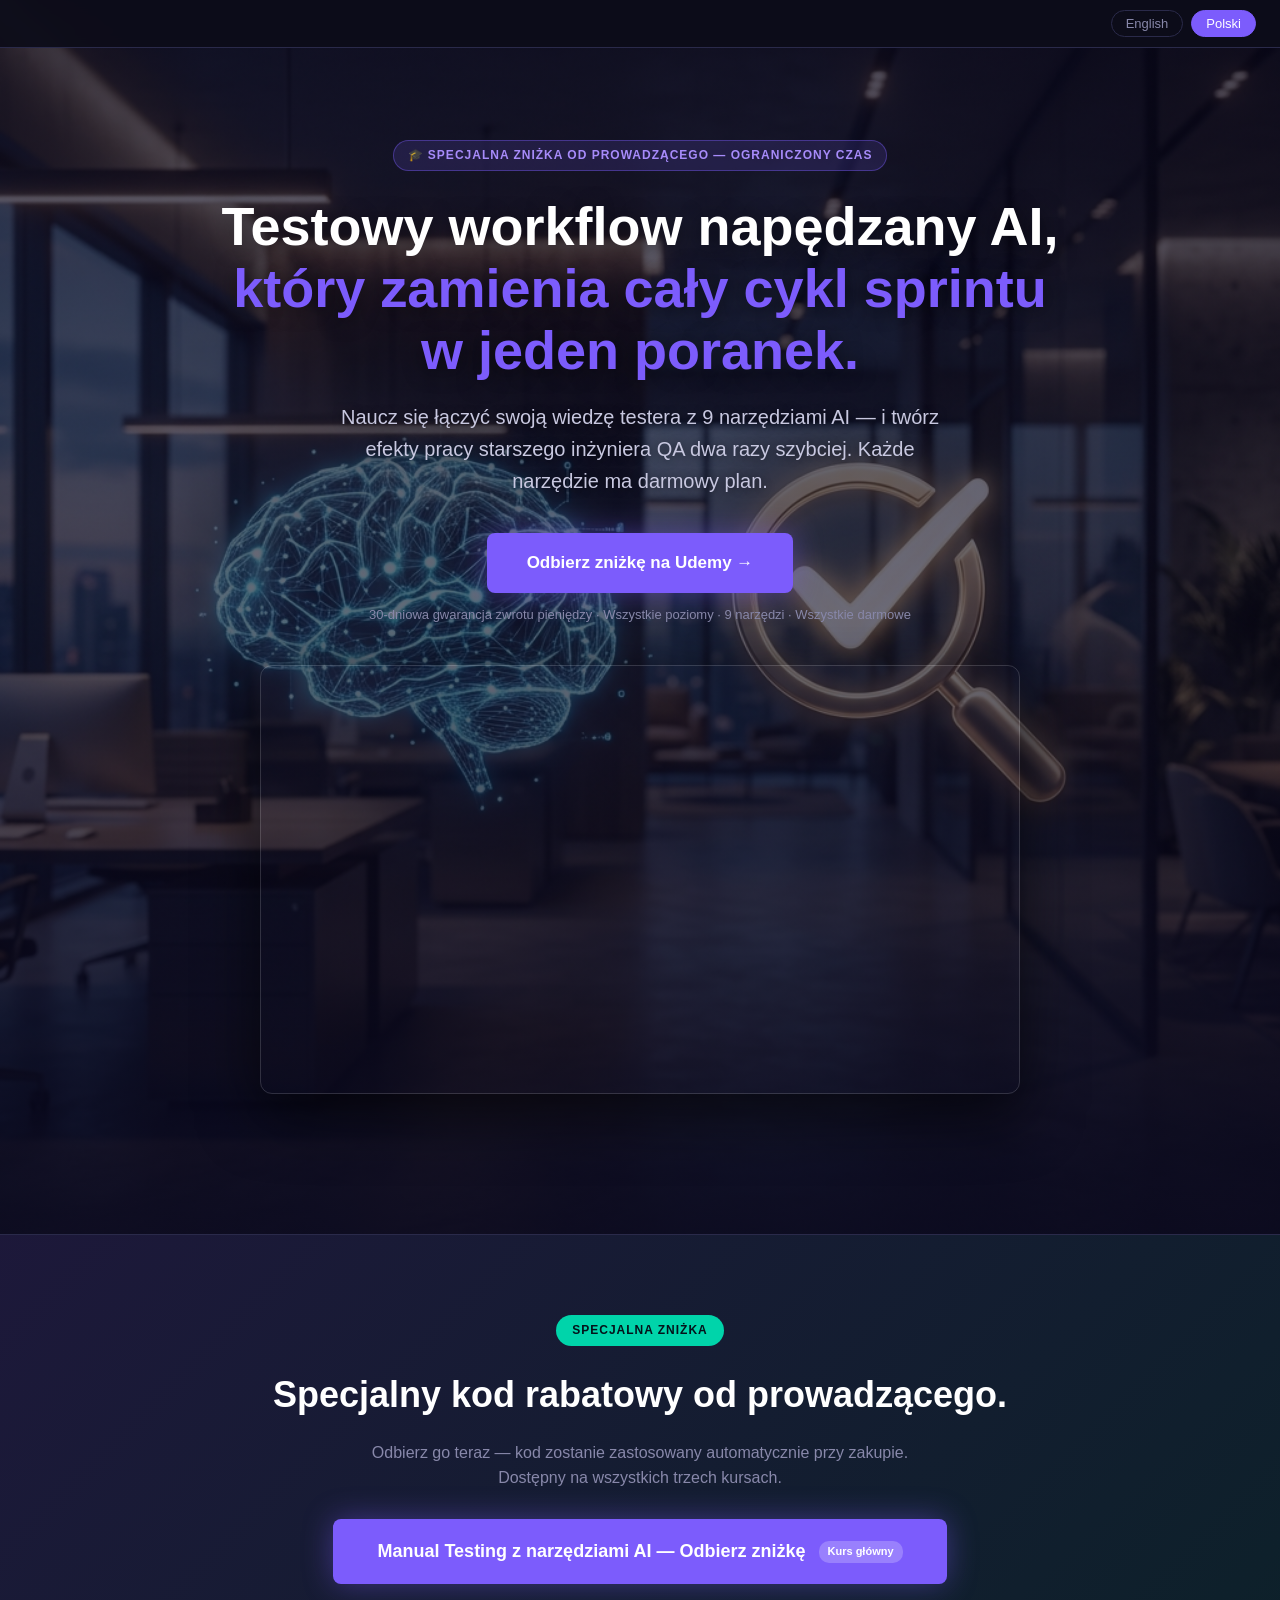
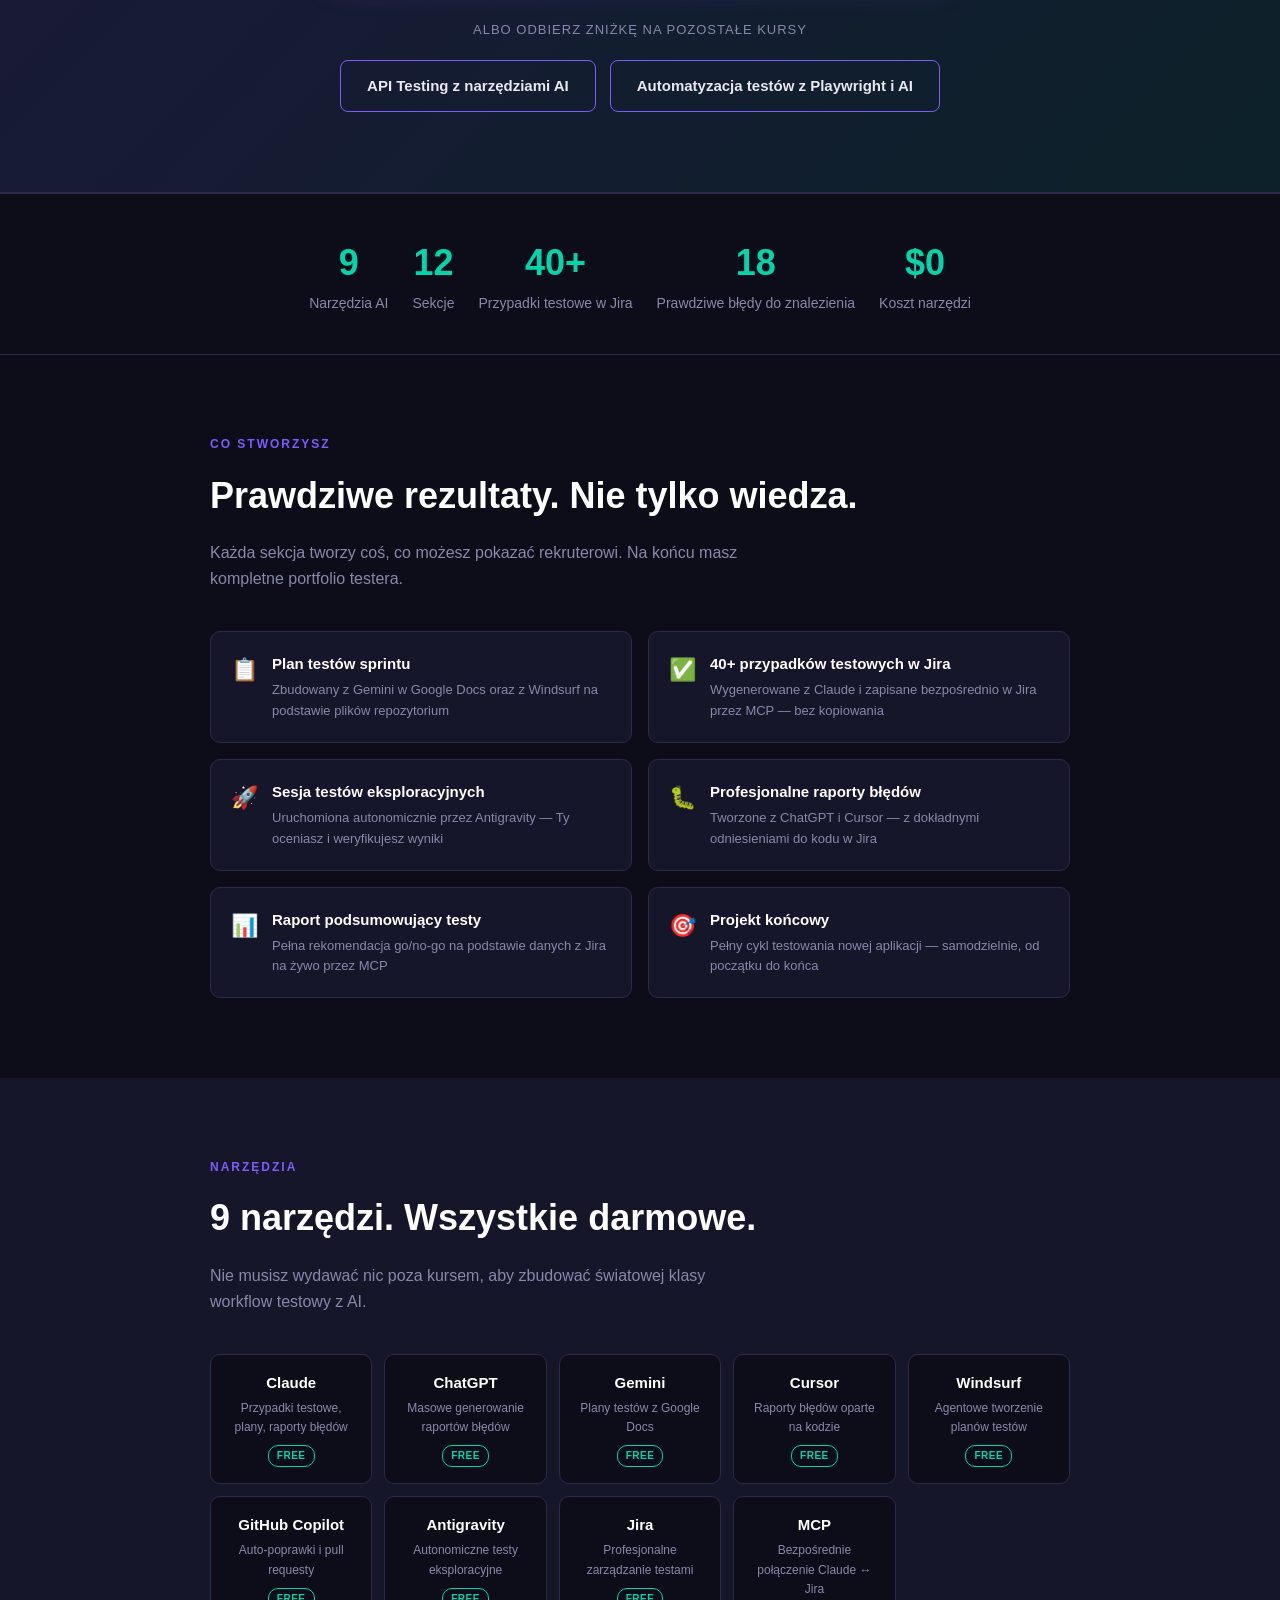
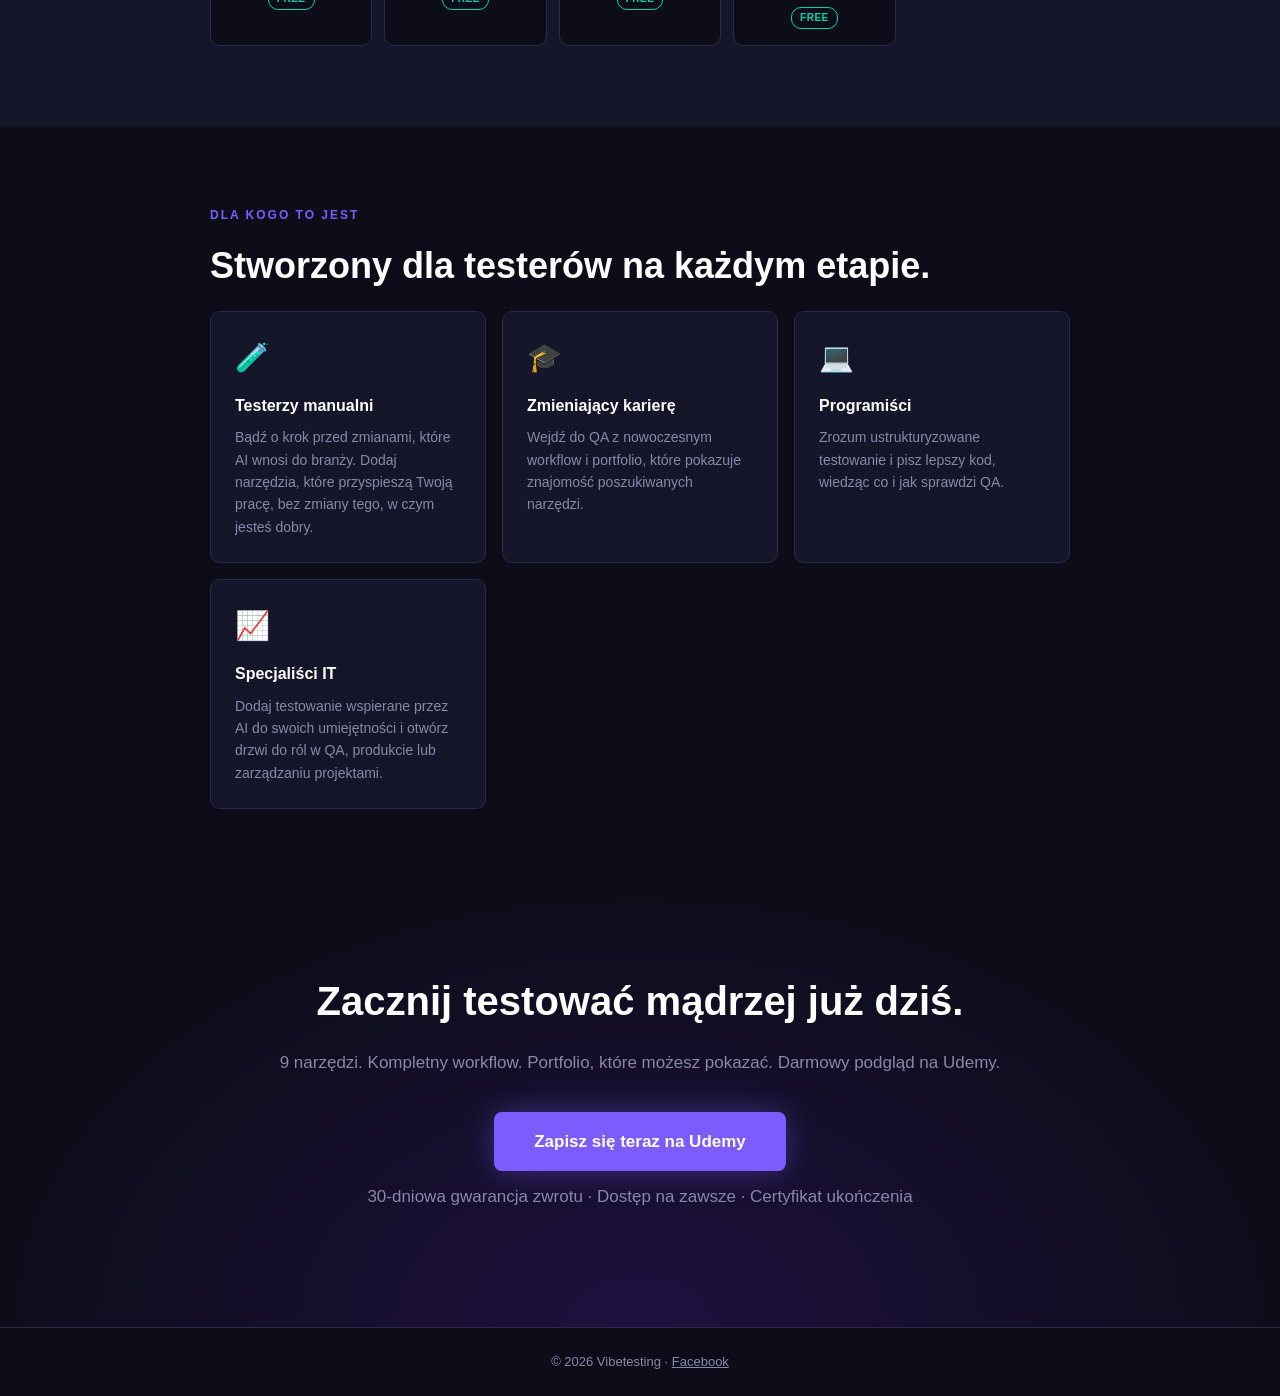
<file: docs/index.html>
<!DOCTYPE html>
<html lang="en">
<head>
  <meta name="google-site-verification" content="5j6Sk0XNeqnX_M6UNc7pFOHD4MYKrsWvk9aeu8FJB6s" />
  <meta charset="UTF-8" />
  <meta name="viewport" content="width=device-width, initial-scale=1.0" />
  <title>Agent vibe testing 2026 — Manual Testing with AI Tools</title>
  <meta name="description" content="Learn the AI-powered testing workflow that turns a full sprint cycle into a single morning. 9 tools. All free tiers. Real deliverables." />

  <meta name="facebook-domain-verification" content="fhzmi4gh1k70zel8bx4sc9qazr2sea" />

  <!-- Facebook Pixel -->
  <script>
    !function(f,b,e,v,n,t,s){if(f.fbq)return;n=f.fbq=function(){n.callMethod?
    n.callMethod.apply(n,arguments):n.queue.push(arguments)};if(!f._fbq)f._fbq=n;
    n.push=n;n.loaded=!0;n.version='2.0';n.queue=[];t=b.createElement(e);t.async=!0;
    t.src=v;s=b.getElementsByTagName(e)[0];s.parentNode.insertBefore(t,s)}(window,
    document,'script','https://connect.facebook.net/en_US/fbevents.js');
    fbq('init', '2131315400982836');
    fbq('track', 'PageView');
  </script>
  <noscript>
    <img height="1" width="1" style="display:none"
      src="https://www.facebook.com/tr?id=2131315400982836&ev=PageView&noscript=1"/>
  </noscript>
  <!-- End Facebook Pixel -->

  <style>
    *, *::before, *::after { box-sizing: border-box; margin: 0; padding: 0; }

    :root {
      --bg:       #0d0d1a;
      --surface:  #16162a;
      --border:   #2a2a4a;
      --accent:   #7c5cfc;
      --accent2:  #00d4aa;
      --text:     #e8e8f0;
      --muted:    #8888aa;
      --white:    #ffffff;
    }

    html { scroll-behavior: smooth; }

    body {
      font-family: -apple-system, BlinkMacSystemFont, 'Segoe UI', sans-serif;
      background: var(--bg);
      color: var(--text);
      line-height: 1.6;
    }

    /* ── LANGUAGE TOGGLE ── */
    .lang-bar {
      position: fixed;
      top: 0; left: 0; right: 0;
      z-index: 100;
      background: rgba(13,13,26,0.95);
      backdrop-filter: blur(8px);
      border-bottom: 1px solid var(--border);
      display: flex;
      justify-content: flex-end;
      align-items: center;
      padding: 10px 24px;
      gap: 8px;
    }
    .lang-btn {
      padding: 5px 14px;
      border-radius: 20px;
      border: 1px solid var(--border);
      background: transparent;
      color: var(--muted);
      font-size: 13px;
      cursor: pointer;
      transition: all 0.2s;
    }
    .lang-btn.active {
      background: var(--accent);
      border-color: var(--accent);
      color: var(--white);
    }

    /* ── SECTIONS ── */
    section { padding: 80px 24px; }
    .container { max-width: 860px; margin: 0 auto; }

    /* ── HERO ── */
    .hero {
      min-height: 100vh;
      display: flex;
      align-items: center;
      text-align: center;
      position: relative;
      background: url('hero_bg.png') center center / cover no-repeat;
    }
    .hero::before {
      content: '';
      position: absolute;
      inset: 0;
      background: linear-gradient(to bottom,
        rgba(10,8,30,0.72) 0%,
        rgba(10,8,30,0.60) 50%,
        rgba(10,8,30,0.85) 100%);
    }
    .hero .container {
      position: relative;
      z-index: 1;
      display: flex;
      flex-direction: column;
      align-items: center;
      gap: 40px;
      padding-top: 60px;
      padding-bottom: 60px;
      text-align: center;
    }
    .hero-text { width: 100%; }
    .hero-video {
      width: 100%;
      max-width: 760px;
      border-radius: 12px;
      overflow: hidden;
      border: 1px solid rgba(255,255,255,0.15);
      box-shadow: 0 20px 60px rgba(0,0,0,0.6);
    }
    .hero-video iframe {
      width: 100%;
      aspect-ratio: 16/9;
      display: block;
    }
    .hero .badge {
      display: inline-block;
      background: rgba(124,92,252,0.15);
      border: 1px solid rgba(124,92,252,0.4);
      color: #a78bfa;
      font-size: 12px;
      font-weight: 600;
      letter-spacing: 1px;
      text-transform: uppercase;
      padding: 5px 14px;
      border-radius: 20px;
      margin-bottom: 24px;
    }
    .hero h1 {
      font-size: clamp(28px, 5vw, 54px);
      font-weight: 800;
      line-height: 1.15;
      color: var(--white);
      margin-bottom: 20px;
      text-shadow: 0 2px 20px rgba(0,0,0,0.5);
    }
    .hero h1 span { color: var(--accent); }
    .hero p.subtitle {
      font-size: clamp(16px, 2.5vw, 20px);
      color: #c8c8e0;
      max-width: 620px;
      margin: 0 auto 36px;
      text-shadow: 0 1px 8px rgba(0,0,0,0.5);
    }
    .cta-btn {
      display: inline-block;
      background: var(--accent);
      color: var(--white);
      font-size: 17px;
      font-weight: 700;
      padding: 16px 40px;
      border-radius: 8px;
      text-decoration: none;
      transition: transform 0.2s, box-shadow 0.2s;
      box-shadow: 0 0 30px rgba(124,92,252,0.4);
    }
    .cta-btn:hover {
      transform: translateY(-2px);
      box-shadow: 0 0 40px rgba(124,92,252,0.6);
    }
    .cta-note {
      font-size: 13px;
      color: var(--muted);
      margin-top: 12px;
    }

    /* ── SPECIAL OFFER ── */
    .special-offer {
      text-align: center;
      background: linear-gradient(135deg, rgba(124,92,252,0.14), rgba(0,212,170,0.10));
      border-top: 1px solid var(--border);
      border-bottom: 1px solid var(--border);
    }
    .offer-badge {
      display: inline-block;
      background: var(--accent2);
      color: #04121a;
      font-weight: 700;
      font-size: 12px;
      letter-spacing: 1px;
      text-transform: uppercase;
      padding: 6px 16px;
      border-radius: 20px;
      margin-bottom: 20px;
    }
    .offer-buttons {
      display: flex;
      flex-direction: column;
      align-items: center;
      gap: 16px;
      margin-top: 28px;
    }
    .cta-btn.primary-offer {
      font-size: 18px;
      padding: 18px 44px;
    }
    .offer-tag {
      display: inline-block;
      margin-left: 8px;
      font-size: 11px;
      font-weight: 700;
      background: rgba(255,255,255,0.22);
      padding: 2px 9px;
      border-radius: 10px;
      vertical-align: middle;
    }
    .secondary-row {
      display: flex;
      gap: 14px;
      flex-wrap: wrap;
      justify-content: center;
    }
    .cta-btn.secondary {
      background: transparent;
      color: var(--text);
      border: 1px solid var(--accent);
      box-shadow: none;
      font-size: 15px;
      padding: 13px 26px;
    }
    .cta-btn.secondary:hover {
      background: rgba(124,92,252,0.18);
      box-shadow: none;
    }
    .offer-courses-label {
      font-size: 13px;
      color: var(--muted);
      margin-top: 20px;
      margin-bottom: 4px;
      text-transform: uppercase;
      letter-spacing: 1px;
    }

    /* ── STATS ── */
    .stats {
      display: flex;
      gap: 24px;
      justify-content: center;
      flex-wrap: wrap;
      padding: 40px 24px;
      border-top: 1px solid var(--border);
      border-bottom: 1px solid var(--border);
    }
    .stat {
      text-align: center;
    }
    .stat .number {
      font-size: 36px;
      font-weight: 800;
      color: var(--accent2);
    }
    .stat .label {
      font-size: 14px;
      color: var(--muted);
    }

    /* ── DELIVERABLES ── */
    .section-label {
      font-size: 12px;
      font-weight: 700;
      letter-spacing: 2px;
      text-transform: uppercase;
      color: var(--accent);
      margin-bottom: 12px;
    }
    .section-title {
      font-size: clamp(22px, 4vw, 36px);
      font-weight: 800;
      color: var(--white);
      margin-bottom: 16px;
    }
    .section-sub {
      color: var(--muted);
      margin-bottom: 40px;
      max-width: 560px;
    }
    .deliverables {
      display: grid;
      grid-template-columns: repeat(auto-fit, minmax(280px, 1fr));
      gap: 16px;
    }
    .deliverable {
      background: var(--surface);
      border: 1px solid var(--border);
      border-radius: 10px;
      padding: 20px;
      display: flex;
      gap: 14px;
      align-items: flex-start;
    }
    .deliverable .icon {
      font-size: 22px;
      flex-shrink: 0;
    }
    .deliverable h3 {
      font-size: 15px;
      font-weight: 700;
      color: var(--white);
      margin-bottom: 4px;
    }
    .deliverable p {
      font-size: 13px;
      color: var(--muted);
    }

    /* ── TOOLS ── */
    .tools-section { background: var(--surface); }
    .tools-grid {
      display: grid;
      grid-template-columns: repeat(auto-fit, minmax(160px, 1fr));
      gap: 12px;
    }
    .tool-card {
      background: var(--bg);
      border: 1px solid var(--border);
      border-radius: 10px;
      padding: 16px;
      text-align: center;
    }
    .tool-card .tool-name {
      font-size: 15px;
      font-weight: 700;
      color: var(--white);
      margin-bottom: 4px;
    }
    .tool-card .tool-use {
      font-size: 12px;
      color: var(--muted);
    }
    .tool-card .free-badge {
      display: inline-block;
      margin-top: 8px;
      font-size: 10px;
      font-weight: 700;
      text-transform: uppercase;
      letter-spacing: 0.5px;
      color: var(--accent2);
      border: 1px solid var(--accent2);
      padding: 2px 8px;
      border-radius: 10px;
    }

    /* ── FOR WHO ── */
    .for-who-grid {
      display: grid;
      grid-template-columns: repeat(auto-fit, minmax(220px, 1fr));
      gap: 16px;
    }
    .for-card {
      background: var(--surface);
      border: 1px solid var(--border);
      border-radius: 10px;
      padding: 24px;
    }
    .for-card .icon { font-size: 28px; margin-bottom: 12px; }
    .for-card h3 { font-size: 16px; font-weight: 700; color: var(--white); margin-bottom: 8px; }
    .for-card p { font-size: 14px; color: var(--muted); }

    /* ── FINAL CTA ── */
    .final-cta {
      text-align: center;
      background: radial-gradient(ellipse at 50% 100%, #1e1040 0%, var(--bg) 70%);
    }
    .final-cta h2 {
      font-size: clamp(24px, 4vw, 40px);
      font-weight: 800;
      color: var(--white);
      margin-bottom: 16px;
    }
    .final-cta p { color: var(--muted); margin-bottom: 36px; font-size: 17px; }

    /* ── FOOTER ── */
    footer {
      text-align: center;
      padding: 24px;
      border-top: 1px solid var(--border);
      color: var(--muted);
      font-size: 13px;
    }

    /* ── LANGUAGE VISIBILITY ── */
    [data-lang="pl"] { display: none; }
    body.lang-pl [data-lang="en"] { display: none; }
    body.lang-pl [data-lang="pl"] { display: block; }
    body.lang-pl .deliverable [data-lang="pl"],
    body.lang-pl .tool-card [data-lang="pl"],
    body.lang-pl .for-card [data-lang="pl"],
    body.lang-pl .stat [data-lang="pl"] { display: block; }
    .deliverable [data-lang="pl"],
    .tool-card [data-lang="pl"],
    .for-card [data-lang="pl"],
    .stat [data-lang="pl"] { display: none; }

    @media (max-width: 600px) {
      .stats { gap: 32px; }
      section { padding: 60px 20px; }
    }
  </style>
</head>
<body class="lang-pl">

  <!-- Language bar -->
  <div class="lang-bar">
    <button class="lang-btn" onclick="setLang('en')" id="btn-en">English</button>
    <button class="lang-btn active" onclick="setLang('pl')" id="btn-pl">Polski</button>
  </div>

  <!-- ── HERO ── -->
  <section class="hero">
    <div class="container">
      <div class="hero-text">
        <div class="badge">
          <span data-lang="en">🎓 Special instructor discount — limited time</span>
          <span data-lang="pl">🎓 Specjalna zniżka od prowadzącego — ograniczony czas</span>
        </div>

        <h1 data-lang="en">The AI-powered testing workflow<br><span>that turns a full sprint cycle<br>into a single morning.</span></h1>
        <h1 data-lang="pl">Testowy workflow napędzany AI,<br><span>który zamienia cały cykl sprintu<br>w jeden poranek.</span></h1>

        <p class="subtitle" data-lang="en">Learn to combine your judgment as a tester with 9 AI tools — and produce the output of a senior QA engineer at twice the speed. Every tool has a free tier.</p>
        <p class="subtitle" data-lang="pl">Naucz się łączyć swoją wiedzę testera z 9 narzędziami AI — i twórz efekty pracy starszego inżyniera QA dwa razy szybciej. Każde narzędzie ma darmowy plan.</p>

        <a href="https://www.udemy.com/course/vibetesting-in-2026/?couponCode=D70C5A23C96345276BA1" class="cta-btn" onclick="fbq('track', 'Lead')" target="_blank" rel="noopener">
          <span data-lang="en">Claim your discount on Udemy →</span>
          <span data-lang="pl">Odbierz zniżkę na Udemy →</span>
        </a>
        <p class="cta-note" data-lang="en">30-day money-back guarantee · All levels · 9 tools · All free tiers</p>
        <p class="cta-note" data-lang="pl">30-dniowa gwarancja zwrotu pieniędzy · Wszystkie poziomy · 9 narzędzi · Wszystkie darmowe</p>
      </div>

      <div class="hero-video">
        <iframe
          src="https://www.youtube.com/embed/n42sWd1pQ6A"
          title="Agent vibe testing 2026 — Course Preview"
          frameborder="0"
          allow="accelerometer; autoplay; clipboard-write; encrypted-media; gyroscope; picture-in-picture"
          allowfullscreen>
        </iframe>
      </div>
    </div>
  </section>

  <!-- ── SPECIAL OFFER ── -->
  <section class="special-offer">
    <div class="container">
      <div class="offer-badge">
        <span data-lang="en">Special Discount</span>
        <span data-lang="pl">Specjalna zniżka</span>
      </div>

      <h2 class="section-title" data-lang="en">A special discount code from your instructor.</h2>
      <h2 class="section-title" data-lang="pl">Specjalny kod rabatowy od prowadzącego.</h2>

      <p class="section-sub" style="margin: 0 auto;" data-lang="en">Claim it now — the coupon is applied automatically at checkout. Available on all three courses.</p>
      <p class="section-sub" style="margin: 0 auto;" data-lang="pl">Odbierz go teraz — kod zostanie zastosowany automatycznie przy zakupie. Dostępny na wszystkich trzech kursach.</p>

      <div class="offer-buttons">
        <!-- MAIN COURSE — Manual Testing -->
        <a href="https://www.udemy.com/course/vibetesting-in-2026/?couponCode=D70C5A23C96345276BA1" class="cta-btn primary-offer" onclick="fbq('track', 'Lead')" target="_blank" rel="noopener">
          <span data-lang="en">Manual Testing with AI Tools — Claim Discount</span>
          <span data-lang="pl">Manual Testing z narzędziami AI — Odbierz zniżkę</span>
          <span class="offer-tag">
            <span data-lang="en">Main course</span>
            <span data-lang="pl">Kurs główny</span>
          </span>
        </a>

        <div class="offer-courses-label">
          <span data-lang="en">Or grab the discount on the other courses</span>
          <span data-lang="pl">Albo odbierz zniżkę na pozostałe kursy</span>
        </div>

        <div class="secondary-row">
          <!-- API Testing -->
          <a href="https://www.udemy.com/course/vibe-testing-in-2026-api-testing-with-ai-tools/?couponCode=E3A4A9331D1A7D206F44" class="cta-btn secondary" onclick="fbq('track', 'Lead')" target="_blank" rel="noopener">
            <span data-lang="en">API Testing with AI Tools</span>
            <span data-lang="pl">API Testing z narzędziami AI</span>
          </a>

          <!-- Playwright -->
          <a href="https://www.udemy.com/course/vibetesting-in-2026-automated-testing-with-playwright-ai/?couponCode=B7827E576C3A23033C91" class="cta-btn secondary" onclick="fbq('track', 'Lead')" target="_blank" rel="noopener">
            <span data-lang="en">Automated Testing with Playwright &amp; AI</span>
            <span data-lang="pl">Automatyzacja testów z Playwright i AI</span>
          </a>
        </div>
      </div>
    </div>
  </section>

  <!-- ── STATS ── -->
  <div class="stats">
    <div class="stat">
      <div class="number">9</div>
      <div class="label" data-lang="en">AI Tools</div>
      <div class="label" data-lang="pl">Narzędzia AI</div>
    </div>
    <div class="stat">
      <div class="number">12</div>
      <div class="label" data-lang="en">Sections</div>
      <div class="label" data-lang="pl">Sekcje</div>
    </div>
    <div class="stat">
      <div class="number">40+</div>
      <div class="label" data-lang="en">Jira Test Cases</div>
      <div class="label" data-lang="pl">Przypadki testowe w Jira</div>
    </div>
    <div class="stat">
      <div class="number">18</div>
      <div class="label" data-lang="en">Real Bugs to Find</div>
      <div class="label" data-lang="pl">Prawdziwe błędy do znalezienia</div>
    </div>
    <div class="stat">
      <div class="number">$0</div>
      <div class="label" data-lang="en">Tool Cost</div>
      <div class="label" data-lang="pl">Koszt narzędzi</div>
    </div>
  </div>

  <!-- ── DELIVERABLES ── -->
  <section>
    <div class="container">
      <div class="section-label" data-lang="en">What You Will Produce</div>
      <div class="section-label" data-lang="pl">Co stworzysz</div>

      <h2 class="section-title" data-lang="en">Real deliverables. Not just knowledge.</h2>
      <h2 class="section-title" data-lang="pl">Prawdziwe rezultaty. Nie tylko wiedza.</h2>

      <p class="section-sub" data-lang="en">Every section produces something you can show a hiring manager. By the end you have a complete testing portfolio.</p>
      <p class="section-sub" data-lang="pl">Każda sekcja tworzy coś, co możesz pokazać rekruterowi. Na końcu masz kompletne portfolio testera.</p>

      <div class="deliverables">
        <div class="deliverable">
          <div class="icon">📋</div>
          <div>
            <h3 data-lang="en">Sprint Test Plan</h3>
            <h3 data-lang="pl">Plan testów sprintu</h3>
            <p data-lang="en">Built with Gemini in Google Docs and with Windsurf from your repo files</p>
            <p data-lang="pl">Zbudowany z Gemini w Google Docs oraz z Windsurf na podstawie plików repozytorium</p>
          </div>
        </div>
        <div class="deliverable">
          <div class="icon">✅</div>
          <div>
            <h3 data-lang="en">40+ Jira Test Cases</h3>
            <h3 data-lang="pl">40+ przypadków testowych w Jira</h3>
            <p data-lang="en">Generated with Claude and logged directly into Jira via MCP — no copy-paste</p>
            <p data-lang="pl">Wygenerowane z Claude i zapisane bezpośrednio w Jira przez MCP — bez kopiowania</p>
          </div>
        </div>
        <div class="deliverable">
          <div class="icon">🚀</div>
          <div>
            <h3 data-lang="en">Exploratory Test Session</h3>
            <h3 data-lang="pl">Sesja testów eksploracyjnych</h3>
            <p data-lang="en">Run autonomously by Antigravity — you review and judge the findings</p>
            <p data-lang="pl">Uruchomiona autonomicznie przez Antigravity — Ty oceniasz i weryfikujesz wyniki</p>
          </div>
        </div>
        <div class="deliverable">
          <div class="icon">🐛</div>
          <div>
            <h3 data-lang="en">Professional Bug Reports</h3>
            <h3 data-lang="pl">Profesjonalne raporty błędów</h3>
            <p data-lang="en">Generated with ChatGPT and Cursor — with exact code references in Jira</p>
            <p data-lang="pl">Tworzone z ChatGPT i Cursor — z dokładnymi odniesieniami do kodu w Jira</p>
          </div>
        </div>
        <div class="deliverable">
          <div class="icon">📊</div>
          <div>
            <h3 data-lang="en">Test Summary Report</h3>
            <h3 data-lang="pl">Raport podsumowujący testy</h3>
            <p data-lang="en">Complete go/no-go recommendation pulled from live Jira data via MCP</p>
            <p data-lang="pl">Pełna rekomendacja go/no-go na podstawie danych z Jira na żywo przez MCP</p>
          </div>
        </div>
        <div class="deliverable">
          <div class="icon">🎯</div>
          <div>
            <h3 data-lang="en">Capstone Project</h3>
            <h3 data-lang="pl">Projekt końcowy</h3>
            <p data-lang="en">Full testing cycle on a new application — independently, start to finish</p>
            <p data-lang="pl">Pełny cykl testowania nowej aplikacji — samodzielnie, od początku do końca</p>
          </div>
        </div>
      </div>
    </div>
  </section>

  <!-- ── TOOLS ── -->
  <section class="tools-section">
    <div class="container">
      <div class="section-label" data-lang="en">The Tools</div>
      <div class="section-label" data-lang="pl">Narzędzia</div>

      <h2 class="section-title" data-lang="en">9 tools. All free tiers.</h2>
      <h2 class="section-title" data-lang="pl">9 narzędzi. Wszystkie darmowe.</h2>

      <p class="section-sub" data-lang="en">You do not need to spend anything beyond the course to build a world-class AI testing workflow.</p>
      <p class="section-sub" data-lang="pl">Nie musisz wydawać nic poza kursem, aby zbudować światowej klasy workflow testowy z AI.</p>

      <div class="tools-grid">
        <div class="tool-card">
          <div class="tool-name">Claude</div>
          <div class="tool-use" data-lang="en">Test cases, test plans, bug reports</div>
          <div class="tool-use" data-lang="pl">Przypadki testowe, plany, raporty błędów</div>
          <div class="free-badge">Free</div>
        </div>
        <div class="tool-card">
          <div class="tool-name">ChatGPT</div>
          <div class="tool-use" data-lang="en">Batch bug report generation</div>
          <div class="tool-use" data-lang="pl">Masowe generowanie raportów błędów</div>
          <div class="free-badge">Free</div>
        </div>
        <div class="tool-card">
          <div class="tool-name">Gemini</div>
          <div class="tool-use" data-lang="en">Test plans with Google Docs</div>
          <div class="tool-use" data-lang="pl">Plany testów z Google Docs</div>
          <div class="free-badge">Free</div>
        </div>
        <div class="tool-card">
          <div class="tool-name">Cursor</div>
          <div class="tool-use" data-lang="en">Code-grounded bug reports</div>
          <div class="tool-use" data-lang="pl">Raporty błędów oparte na kodzie</div>
          <div class="free-badge">Free</div>
        </div>
        <div class="tool-card">
          <div class="tool-name">Windsurf</div>
          <div class="tool-use" data-lang="en">Agentic test plan generation</div>
          <div class="tool-use" data-lang="pl">Agentowe tworzenie planów testów</div>
          <div class="free-badge">Free</div>
        </div>
        <div class="tool-card">
          <div class="tool-name">GitHub Copilot</div>
          <div class="tool-use" data-lang="en">Auto-fix and pull requests</div>
          <div class="tool-use" data-lang="pl">Auto-poprawki i pull requesty</div>
          <div class="free-badge">Free</div>
        </div>
        <div class="tool-card">
          <div class="tool-name">Antigravity</div>
          <div class="tool-use" data-lang="en">Autonomous exploratory testing</div>
          <div class="tool-use" data-lang="pl">Autonomiczne testy eksploracyjne</div>
          <div class="free-badge">Free</div>
        </div>
        <div class="tool-card">
          <div class="tool-name">Jira</div>
          <div class="tool-use" data-lang="en">Professional test management</div>
          <div class="tool-use" data-lang="pl">Profesjonalne zarządzanie testami</div>
          <div class="free-badge">Free</div>
        </div>
        <div class="tool-card">
          <div class="tool-name">MCP</div>
          <div class="tool-use" data-lang="en">Claude ↔ Jira direct connection</div>
          <div class="tool-use" data-lang="pl">Bezpośrednie połączenie Claude ↔ Jira</div>
          <div class="free-badge">Free</div>
        </div>
      </div>
    </div>
  </section>

  <!-- ── FOR WHO ── -->
  <section>
    <div class="container">
      <div class="section-label" data-lang="en">Who This Is For</div>
      <div class="section-label" data-lang="pl">Dla kogo to jest</div>

      <h2 class="section-title" data-lang="en">Built for testers at every stage.</h2>
      <h2 class="section-title" data-lang="pl">Stworzony dla testerów na każdym etapie.</h2>

      <div class="for-who-grid">
        <div class="for-card">
          <div class="icon">🧪</div>
          <h3 data-lang="en">Manual Testers</h3>
          <h3 data-lang="pl">Testerzy manualni</h3>
          <p data-lang="en">Stay ahead as AI changes the industry. Add tools that make you faster without changing what you're good at.</p>
          <p data-lang="pl">Bądź o krok przed zmianami, które AI wnosi do branży. Dodaj narzędzia, które przyspieszą Twoją pracę, bez zmiany tego, w czym jesteś dobry.</p>
        </div>
        <div class="for-card">
          <div class="icon">🎓</div>
          <h3 data-lang="en">Career Changers</h3>
          <h3 data-lang="pl">Zmieniający karierę</h3>
          <p data-lang="en">Enter QA with a modern workflow and a portfolio that shows you know the tools hiring managers look for.</p>
          <p data-lang="pl">Wejdź do QA z nowoczesnym workflow i portfolio, które pokazuje znajomość poszukiwanych narzędzi.</p>
        </div>
        <div class="for-card">
          <div class="icon">💻</div>
          <h3 data-lang="en">Developers</h3>
          <h3 data-lang="pl">Programiści</h3>
          <p data-lang="en">Understand structured testing and write better code knowing what QA will check and how.</p>
          <p data-lang="pl">Zrozum ustrukturyzowane testowanie i pisz lepszy kod, wiedząc co i jak sprawdzi QA.</p>
        </div>
        <div class="for-card">
          <div class="icon">📈</div>
          <h3 data-lang="en">IT Professionals</h3>
          <h3 data-lang="pl">Specjaliści IT</h3>
          <p data-lang="en">Add AI-assisted testing to your skill set and open roles in QA, product, or technical project management.</p>
          <p data-lang="pl">Dodaj testowanie wspierane przez AI do swoich umiejętności i otwórz drzwi do ról w QA, produkcie lub zarządzaniu projektami.</p>
        </div>
      </div>
    </div>
  </section>

  <!-- ── FINAL CTA ── -->
  <section class="final-cta">
    <div class="container">
      <h2 data-lang="en">Start testing smarter today.</h2>
      <h2 data-lang="pl">Zacznij testować mądrzej już dziś.</h2>

      <p data-lang="en">9 tools. A complete workflow. A portfolio you can show. Free preview available on Udemy.</p>
      <p data-lang="pl">9 narzędzi. Kompletny workflow. Portfolio, które możesz pokazać. Darmowy podgląd na Udemy.</p>

      <a href="https://www.udemy.com/course/vibetesting-in-2026/?couponCode=D70C5A23C96345276BA1" class="cta-btn" onclick="fbq('track', 'Lead')" target="_blank" rel="noopener">
        <span data-lang="en">Enrol on Udemy Now</span>
        <span data-lang="pl">Zapisz się teraz na Udemy</span>
      </a>
      <p class="cta-note" data-lang="en">30-day money-back guarantee · Lifetime access · Certificate of completion</p>
      <p class="cta-note" data-lang="pl">30-dniowa gwarancja zwrotu · Dostęp na zawsze · Certyfikat ukończenia</p>
    </div>
  </section>

  <footer>
    <p data-lang="en">© 2026 Vibetesting · <a href="https://www.facebook.com/vibetesting" style="color:var(--muted)">Facebook</a></p>
    <p data-lang="pl">© 2026 Vibetesting · <a href="https://www.facebook.com/vibetesting" style="color:var(--muted)">Facebook</a></p>
  </footer>

  <script>
    function setLang(lang) {
      document.body.classList.toggle('lang-pl', lang === 'pl');
      document.getElementById('btn-en').classList.toggle('active', lang === 'en');
      document.getElementById('btn-pl').classList.toggle('active', lang === 'pl');

      // Handle inline spans inside buttons
      document.querySelectorAll('.cta-btn span[data-lang]').forEach(el => {
        el.style.display = el.dataset.lang === lang ? 'inline' : 'none';
      });
    }

    // This page's traffic is the Warsaw campaign, and many Polish users have
    // English-set devices (so browser-language detection would miss them). So we
    // default EVERYONE to Polish; English stays one click away via the toggle.
    setLang('pl');
  </script>

</body>
</html>
</file>
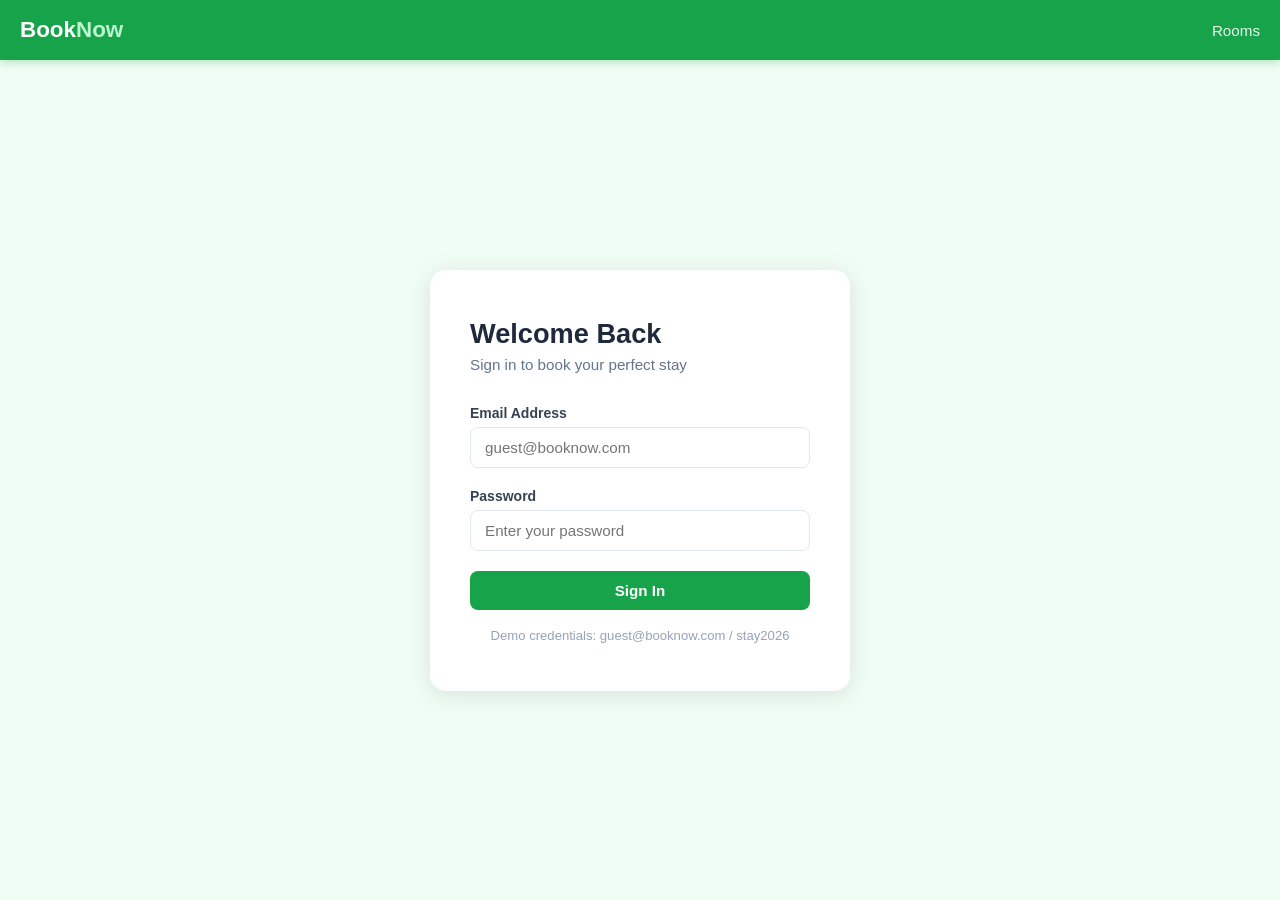
<file: capstone/booknow-broken/index.html>
<!DOCTYPE html>
<html lang="en">
<head>
  <title>Untitled</title>
  <meta charset="UTF-8" />
  <meta name="viewport" content="width=device-width, initial-scale=1.0" />
  <link rel="stylesheet" href="style.css" />
</head>
<body>

<nav class="navbar" id="main-navbar">
  <div class="navbar-brand" onclick="showPage('rooms')">Book<span>Now</span></div>
  <div class="nav-links">
    <a onclick="showPage('rooms')">Rooms</a>
    <span id="nav-user" class="nav-user hidden"></span>
  </div>
</nav>

<!-- ══ PAGE: LOGIN ══ -->
<section id="page-login" class="page">
  <div class="login-card">
    <h2>Welcome Back</h2>
    <p class="subtitle">Sign in to book your perfect stay</p>
    <div id="login-error" class="error-msg hidden"></div>
    <div class="form-group">
      <label for="login-user">Email Address</label>
      <input type="text" id="login-user" placeholder="guest@booknow.com" autocomplete="username" />
    </div>
    <div class="form-group">
      <label for="login-pass">Password</label>
      <input type="text" id="login-pass" placeholder="Enter your password" />
    </div>
    <button class="btn btn-primary" onclick="buggyLogin()">Sign In</button>
    <p class="login-hint">Demo credentials: guest@booknow.com / stay2026</p>
  </div>
</section>

<!-- ══ PAGE: ROOMS ══ -->
<section id="page-rooms" class="page hidden">
  <div class="container">
    <div class="page-header">
      <div>
        <h2>Available Rooms</h2>
        <p>Choose from our selection of rooms and suites</p>
      </div>
    </div>
    <div class="rooms-grid" id="rooms-grid"></div>
  </div>
</section>

<!-- ══ PAGE: BOOKING ══ -->
<section id="page-booking" class="page hidden">
  <div class="container">
    <div class="page-header">
      <h2>Complete Your Booking</h2>
    </div>
    <div class="booking-layout">
      <div class="booking-form-panel">
        <h3>Guest Details</h3>
        <div class="form-row">
          <div class="form-group">
            <label>First Name</label>
            <input type="text" id="book-fname" placeholder="John" />
            <span class="field-error hidden" id="err-fname">First name is required</span>
          </div>
          <div class="form-group">
            <label>Last Name</label>
            <input type="text" id="book-lname" placeholder="Smith" />
            <span class="field-error hidden" id="err-lname">Last name is required</span>
          </div>
        </div>
        <div class="form-group">
          <label>Email Address</label>
          <input type="text" id="book-email" placeholder="john@example.com" />
          <span class="field-error hidden" id="err-email">Valid email is required</span>
        </div>
        <div class="form-group">
          <label>Phone Number</label>
          <input type="text" id="book-phone" placeholder="+1 234 567 8900" />
          <span class="field-error hidden" id="err-phone">Phone number is required</span>
        </div>
        <hr class="section-divider" />
        <h3>Stay Details</h3>
        <div class="form-row">
          <div class="form-group">
            <label>Check-in Date</label>
            <input type="date" id="book-checkin" onchange="buggyUpdateTotal()" />
            <span class="field-error hidden" id="err-checkin">Check-in date is required</span>
          </div>
          <div class="form-group">
            <label>Check-out Date</label>
            <input type="date" id="book-checkout" onchange="buggyUpdateTotal()" />
            <span class="field-error hidden" id="err-checkout">Check-out date is required</span>
          </div>
        </div>
        <div class="form-group">
          <label>Number of Guests</label>
          <input type="number" id="book-guests" value="1" min="1" />
          <span class="field-error hidden" id="err-guests">At least 1 guest is required</span>
        </div>
        <button class="btn btn-book-buggy" style="margin-top:12px;width:100%" onclick="buggyPlaceBooking()">Book Now</button>
      </div>
      <div id="booking-summary"></div>
    </div>
  </div>
</section>

<!-- ══ PAGE: CONFIRM ══ -->
<section id="page-confirm" class="page hidden">
  <div class="container">
    <div class="confirm-card">
      <div class="confirm-icon">✓</div>
      <h2>Booking Confirmed!</h2>
      <p class="confirm-subtitle">Your reservation has been placed. Check your email for details.</p>
      <button class="btn btn-primary" style="max-width:260px;margin:0 auto;display:block" onclick="showPage('rooms')">Browse More Rooms</button>
    </div>
  </div>
</section>

<div id="toast" class="toast hidden"></div>
<script src="app.js"></script>
</body>
</html>
</file>
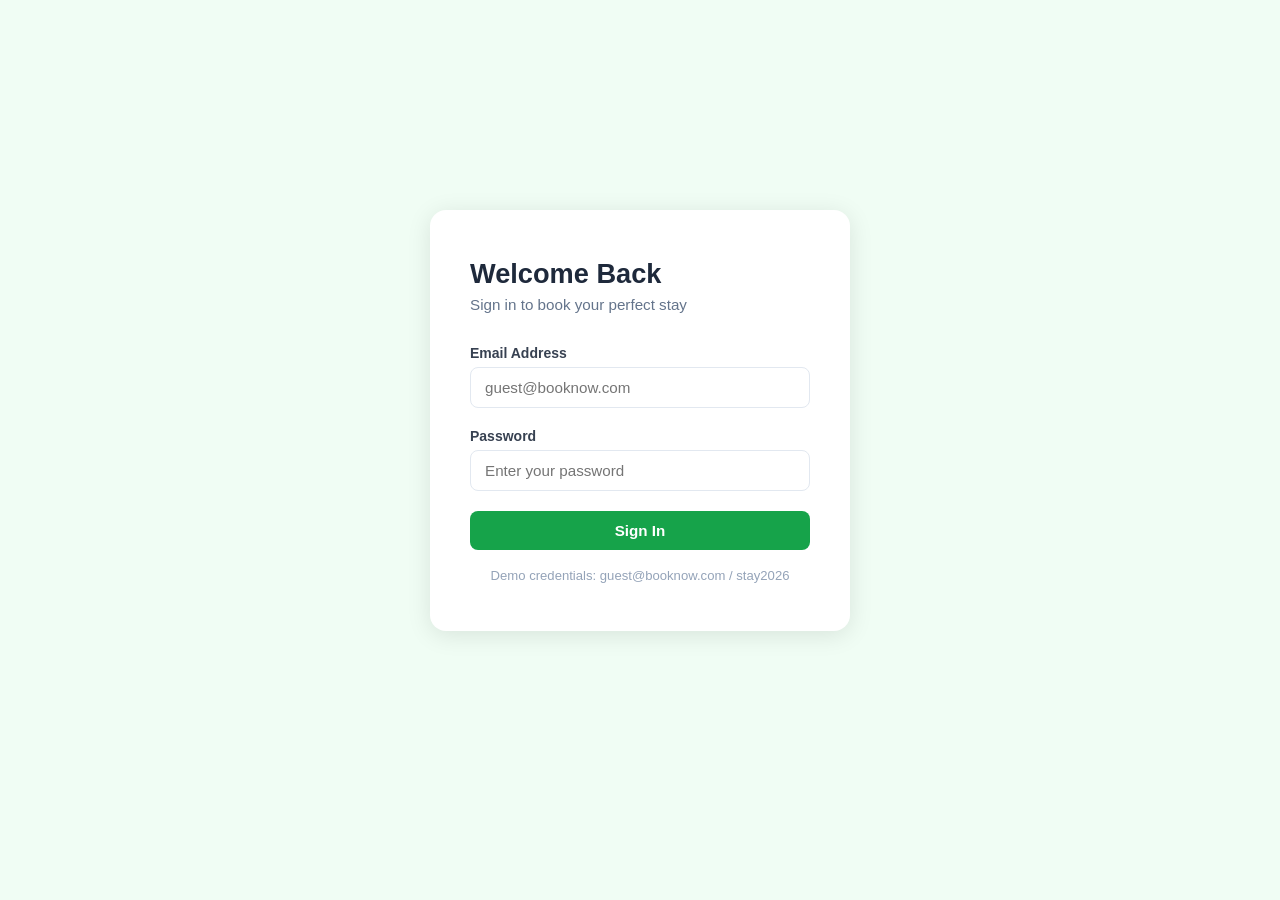
<file: capstone/booknow-fixed/index.html>
<!DOCTYPE html>
<html lang="en">
<head>
  <title>BookNow — Hotel Room Booking</title>
  <meta charset="UTF-8" />
  <meta name="viewport" content="width=device-width, initial-scale=1.0" />
  <link rel="stylesheet" href="style.css" />
</head>
<body>

<nav class="navbar hidden" id="main-navbar">
  <div class="navbar-brand" onclick="showPage('rooms')">Book<span>Now</span></div>
  <div class="nav-links">
    <a onclick="showPage('rooms')">Rooms</a>
    <span id="nav-user" class="nav-user hidden"></span>
  </div>
</nav>

<!-- ══ PAGE: LOGIN ══ -->
<section id="page-login" class="page">
  <div class="login-card">
    <h2>Welcome Back</h2>
    <p class="subtitle">Sign in to book your perfect stay</p>
    <div id="login-error" class="error-msg hidden"></div>
    <div class="form-group">
      <label for="login-user">Email Address</label>
      <input type="text" id="login-user" placeholder="guest@booknow.com" autocomplete="username" />
    </div>
    <div class="form-group">
      <label for="login-pass">Password</label>
      <input type="password" id="login-pass" placeholder="Enter your password" />
    </div>
    <button class="btn btn-primary" onclick="doLogin()">Sign In</button>
    <p class="login-hint">Demo credentials: guest@booknow.com / stay2026</p>
  </div>
</section>

<!-- ══ PAGE: ROOMS ══ -->
<section id="page-rooms" class="page hidden">
  <div class="container">
    <div class="page-header">
      <div>
        <h2>Available Rooms</h2>
        <p>Choose from our selection of rooms and suites</p>
      </div>
    </div>
    <div class="rooms-grid" id="rooms-grid"></div>
  </div>
</section>

<!-- ══ PAGE: BOOKING ══ -->
<section id="page-booking" class="page hidden">
  <div class="container">
    <div class="page-header">
      <h2>Complete Your Booking</h2>
    </div>
    <div class="booking-layout">
      <div class="booking-form-panel">
        <h3>Guest Details</h3>
        <div class="form-row">
          <div class="form-group">
            <label>First Name</label>
            <input type="text" id="book-fname" placeholder="John" />
            <span class="field-error hidden" id="err-fname">First name is required</span>
          </div>
          <div class="form-group">
            <label>Last Name</label>
            <input type="text" id="book-lname" placeholder="Smith" />
            <span class="field-error hidden" id="err-lname">Last name is required</span>
          </div>
        </div>
        <div class="form-group">
          <label>Email Address</label>
          <input type="text" id="book-email" placeholder="john@example.com" />
          <span class="field-error hidden" id="err-email">Valid email is required</span>
        </div>
        <div class="form-group">
          <label>Phone Number</label>
          <input type="tel" id="book-phone" placeholder="+1 234 567 8900" />
          <span class="field-error hidden" id="err-phone">Phone number is required (digits only)</span>
        </div>
        <hr class="section-divider" />
        <h3>Stay Details</h3>
        <div class="form-row">
          <div class="form-group">
            <label>Check-in Date</label>
            <input type="date" id="book-checkin" onchange="updateTotal()" />
            <span class="field-error hidden" id="err-checkin">Check-in date is required</span>
          </div>
          <div class="form-group">
            <label>Check-out Date</label>
            <input type="date" id="book-checkout" onchange="updateTotal()" />
            <span class="field-error hidden" id="err-checkout">Check-out date must be after check-in</span>
          </div>
        </div>
        <div class="form-group">
          <label>Number of Guests</label>
          <input type="number" id="book-guests" value="1" min="1" />
          <span class="field-error hidden" id="err-guests">At least 1 guest is required</span>
        </div>
        <button class="btn btn-primary" style="margin-top:12px" onclick="placeBooking()">Book Now</button>
      </div>
      <div id="booking-summary"></div>
    </div>
  </div>
</section>

<!-- ══ PAGE: CONFIRM ══ -->
<section id="page-confirm" class="page hidden">
  <div class="container">
    <div class="confirm-card">
      <div class="confirm-icon">✓</div>
      <h2>Booking Confirmed!</h2>
      <p class="confirm-ref" id="confirm-ref"></p>
      <div class="confirm-summary-box" id="confirm-summary"></div>
      <p class="confirm-subtitle">A confirmation has been sent to your email address.</p>
      <button class="btn btn-primary" style="max-width:260px;margin:0 auto;display:block" onclick="showPage('rooms')">Browse More Rooms</button>
    </div>
  </div>
</section>

<div id="toast" class="toast hidden"></div>
<script src="app.js"></script>
</body>
</html>
</file>
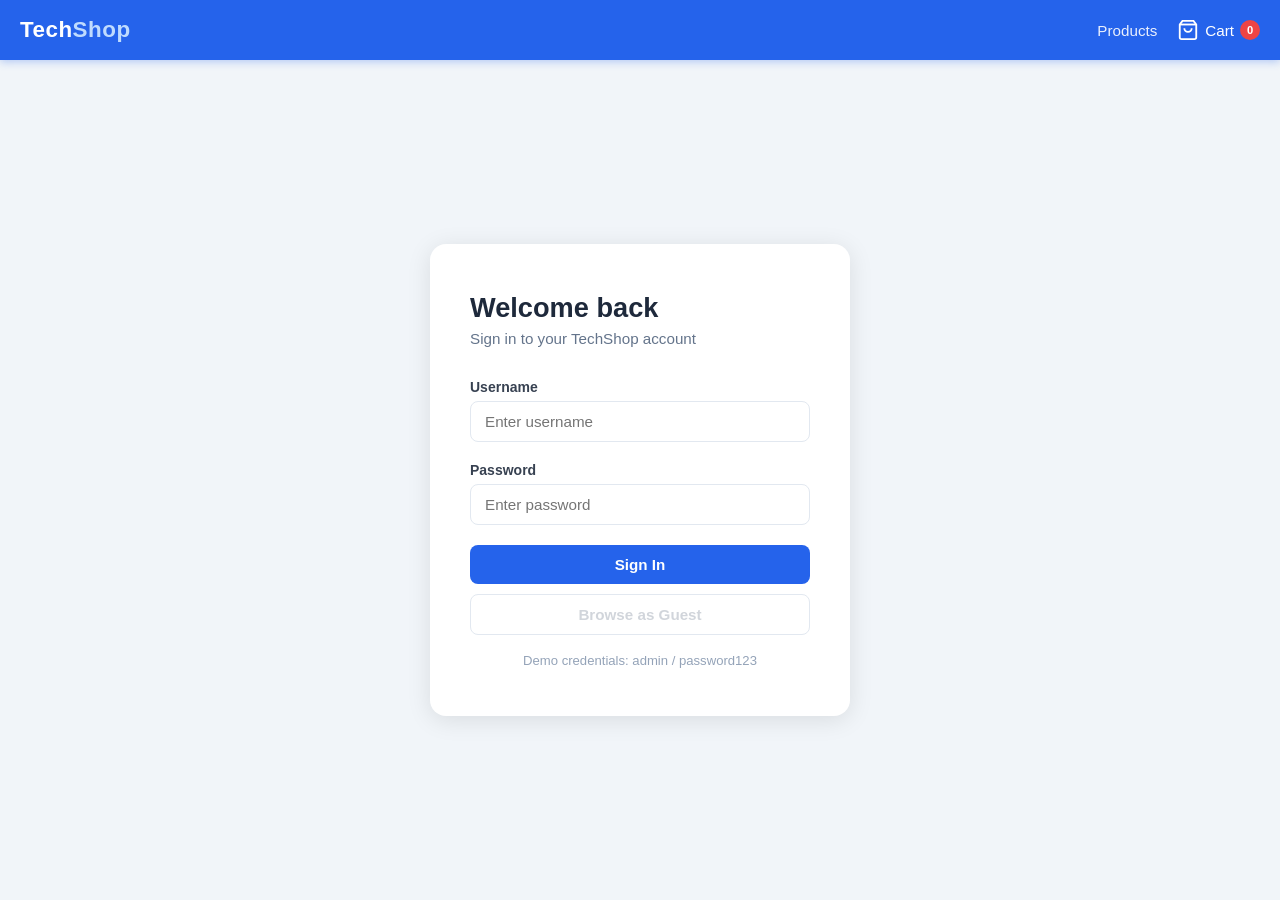
<file: techshop/broken-app/index.html>
<!DOCTYPE html>
<html lang="en">
<head>
  <title>Untitled</title>
  <meta charset="UTF-8" />
  <meta name="viewport" content="width=device-width, initial-scale=1.0" />
  <link rel="stylesheet" href="style.css" />
</head>
<body>

<nav class="navbar">
  <div class="navbar-brand" onclick="showPage('products')">Tech<span>Shop</span></div>
  <div class="nav-links">
    <a onclick="showPage('products')">Products</a>
    <div class="cart-icon" onclick="showPage('cart')">
      <svg width="22" height="22" fill="none" stroke="currentColor" stroke-width="2" viewBox="0 0 24 24"><path d="M6 2 3 6v14a2 2 0 0 0 2 2h14a2 2 0 0 0 2-2V6l-3-4z"/><line x1="3" y1="6" x2="21" y2="6"/><path d="M16 10a4 4 0 0 1-8 0"/></svg>
      Cart
      <span class="cart-badge" id="cart-count">0</span>
    </div>
  </div>
</nav>

<!-- ══ PAGE: LOGIN ══ -->
<section id="page-login" class="page">
  <div class="login-card">
    <h2>Welcome back</h2>
    <p class="subtitle">Sign in to your TechShop account</p>
    <div class="form-group">
      <label for="login-user">Username</label>
      <input type="text" id="login-user" placeholder="Enter username" />
    </div>
    <div class="form-group">
      <label for="login-pass">Password</label>
      <input type="text" id="login-pass" placeholder="Enter password" />
    </div>
    <button class="btn btn-primary" onclick="buggyLogin()">Sign In</button>
    <button class="btn btn-secondary" style="width:100%;margin-top:10px;" onclick="showPage('products')">
      Browse as Guest
    </button>
    <p class="login-hint">Demo credentials: admin / password123</p>
  </div>
</section>

<!-- ══ PAGE: PRODUCTS ══ -->
<section id="page-products" class="page hidden">
  <div class="container">
    <div class="page-header">
      <div>
        <h2>Our Products</h2>
        <p>Discover the latest tech gadgets at great prices</p>
      </div>
    </div>
    <div class="products-grid" id="products-grid"></div>
  </div>
</section>

<!-- ══ PAGE: CART ══ -->
<section id="page-cart" class="page hidden">
  <div class="container">
    <div class="page-header">
      <div><h2>Shopping Cart</h2></div>
    </div>
    <div id="cart-content"></div>
  </div>
</section>

<!-- ══ PAGE: CHECKOUT ══ -->
<section id="page-checkout" class="page hidden">
  <div class="container">
    <div class="page-header">
      <div><h2>Checkout</h2></div>
    </div>
    <div class="checkout-layout">
      <div class="checkout-form-panel">
        <h3>Shipping Information</h3>
        <div class="form-row">
          <div class="form-group">
            <label>First Name</label>
            <input type="text" id="co-firstname" placeholder="John" />
          </div>
          <div class="form-group">
            <label>Last Name</label>
            <input type="text" id="co-lastname" placeholder="Doe" />
          </div>
        </div>
        <div class="form-group">
          <label>Address</label>
          <input type="text" id="co-address" placeholder="123 Main Street" />
        </div>
        <div class="form-row">
          <div class="form-group">
            <label>City</label>
            <input type="text" id="co-city" placeholder="New York" />
          </div>
          <div class="form-group">
            <label>ZIP Code</label>
            <input type="text" id="co-zip" placeholder="10001" />
          </div>
        </div>
        <hr class="section-divider" />
        <h3>Contact Details</h3>
        <div class="form-group">
          <label>Email Address</label>
          <input type="text" id="co-email" placeholder="john@example.com" />
        </div>
        <div class="form-group">
          <label>Phone Number</label>
          <input type="text" id="co-phone" placeholder="555-0100" />
        </div>
        <hr class="section-divider" />
        <h3>Payment</h3>
        <div class="form-group">
          <label>Card Number</label>
          <input type="text" id="co-card" placeholder="1234 5678 9012 3456" />
        </div>
        <div class="form-row">
          <div class="form-group">
            <label>Expiry</label>
            <input type="text" id="co-expiry" placeholder="MM/YY" />
          </div>
          <div class="form-group">
            <label>CVV</label>
            <input type="text" id="co-cvv" placeholder="123" />
          </div>
        </div>
        <button class="btn btn-primary" style="margin-top:8px;" onclick="buggyPlaceOrder()">Place Order</button>
      </div>
      <div class="checkout-order-panel">
        <h3>Order Summary</h3>
        <p style="color:#94a3b8;font-size:0.88rem;">Nothing to show here.</p>
      </div>
    </div>
  </div>
</section>

<!-- ══ PAGE: CONFIRMATION ══ -->
<section id="page-confirm" class="hidden">
  <div class="confirm-card">
    <div class="confirm-icon">✓</div>
    <h2>Order Placed!</h2>
    <p>Your order has been placed successfully.</p>
    <button class="btn btn-primary" onclick="showPage('products')">Continue Shopping</button>
  </div>
</section>

<div class="toast hidden" id="toast"></div>
<script src="app.js"></script>
</body>
</html>
</file>
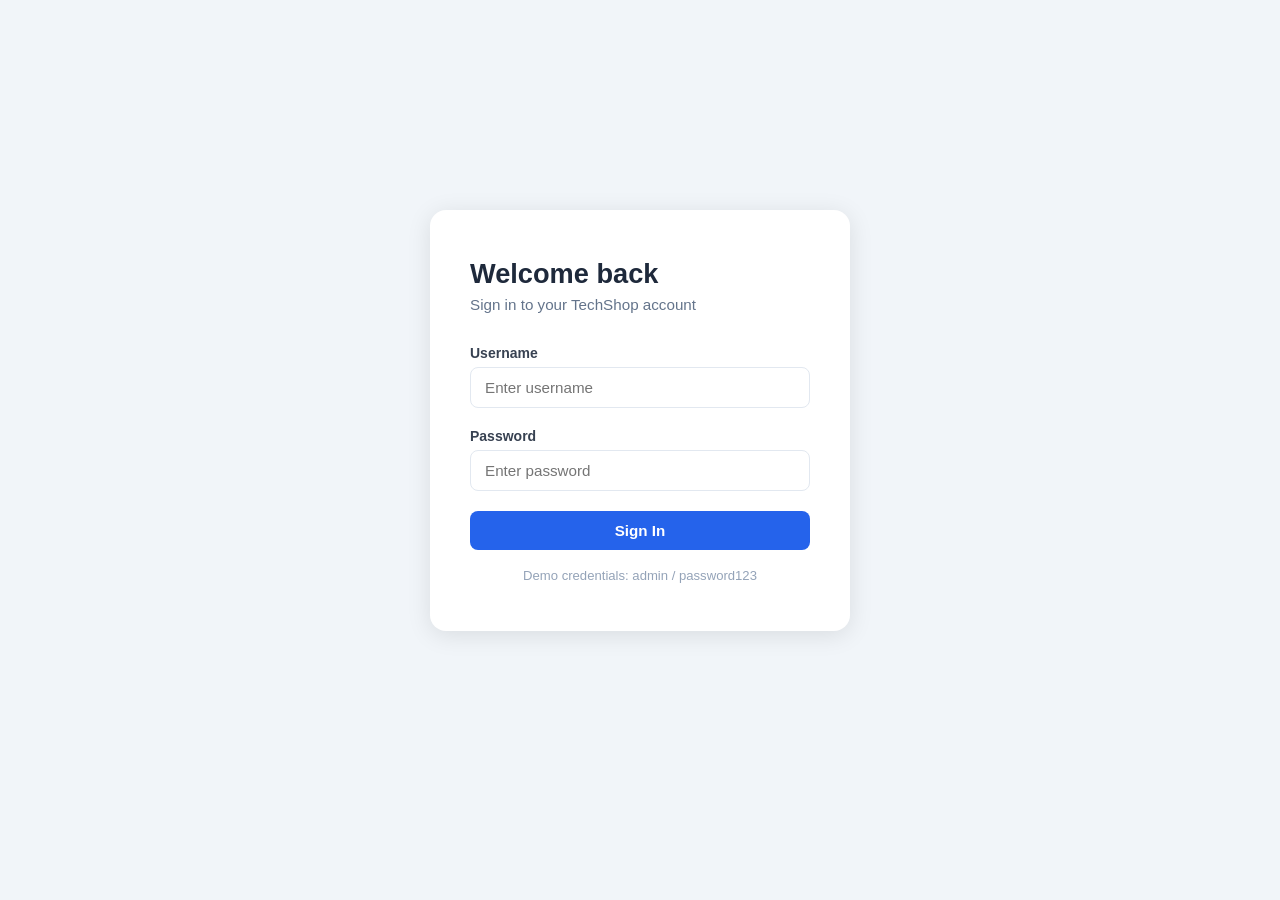
<file: techshop/fixed-app/index.html>
<!DOCTYPE html>
<html lang="en">
<head>
  <title>TechShop — Tech Gadgets Online Store</title>
  <meta charset="UTF-8" />
  <meta name="viewport" content="width=device-width, initial-scale=1.0" />
  <link rel="stylesheet" href="style.css" />
</head>
<body>

<!-- ══ NAVBAR ══ -->
<nav class="navbar hidden" id="main-navbar">
  <div class="navbar-brand" onclick="showPage('products')">Tech<span>Shop</span></div>
  <div class="nav-links">
    <a onclick="showPage('products')">Products</a>
    <div class="cart-icon" onclick="showPage('cart')">
      <svg width="22" height="22" fill="none" stroke="currentColor" stroke-width="2" viewBox="0 0 24 24" aria-hidden="true">
        <path d="M6 2 3 6v14a2 2 0 0 0 2 2h14a2 2 0 0 0 2-2V6l-3-4z"/>
        <line x1="3" y1="6" x2="21" y2="6"/>
        <path d="M16 10a4 4 0 0 1-8 0"/>
      </svg>
      Cart
      <span class="cart-badge" id="cart-count">0</span>
    </div>
  </div>
</nav>

<!-- ══ PAGE: LOGIN ══ -->
<section id="page-login" class="page">
  <div class="login-card">
    <h2>Welcome back</h2>
    <p class="subtitle">Sign in to your TechShop account</p>

    <div class="error-msg hidden" id="login-error">
      <svg width="16" height="16" fill="none" stroke="currentColor" stroke-width="2.5" viewBox="0 0 24 24" aria-hidden="true">
        <circle cx="12" cy="12" r="10"/><line x1="12" y1="8" x2="12" y2="12"/><line x1="12" y1="16" x2="12.01" y2="16"/>
      </svg>
      <span id="login-error-text">Invalid username or password.</span>
    </div>

    <div class="form-group">
      <label for="login-user">Username</label>
      <input type="text" id="login-user" placeholder="Enter username" autocomplete="username" />
      <div class="field-error hidden" id="err-login-user">Username is required.</div>
    </div>
    <div class="form-group">
      <label for="login-pass">Password</label>
      <input type="password" id="login-pass" placeholder="Enter password" autocomplete="current-password" />
      <div class="field-error hidden" id="err-login-pass">Password is required.</div>
    </div>

    <button class="btn btn-primary" onclick="fixedLogin()">Sign In</button>
    <p class="login-hint">Demo credentials: admin / password123</p>
  </div>
</section>

<!-- ══ PAGE: PRODUCTS ══ -->
<section id="page-products" class="page hidden">
  <div class="container">
    <div class="page-header">
      <div>
        <h2>Our Products</h2>
        <p>Discover the latest tech gadgets at great prices</p>
      </div>
    </div>
    <div class="products-grid" id="products-grid"></div>
  </div>
</section>

<!-- ══ PAGE: CART ══ -->
<section id="page-cart" class="page hidden">
  <div class="container">
    <div class="page-header">
      <div><h2>Shopping Cart</h2></div>
    </div>
    <div id="cart-content"></div>
  </div>
</section>

<!-- ══ PAGE: CHECKOUT ══ -->
<section id="page-checkout" class="page hidden">
  <div class="container">
    <div class="page-header">
      <div><h2>Checkout</h2></div>
    </div>
    <div class="checkout-layout">
      <div class="checkout-form-panel">
        <h3>Shipping Information</h3>
        <div id="checkout-error" class="error-msg hidden" style="margin-bottom:20px;">
          <svg width="16" height="16" fill="none" stroke="currentColor" stroke-width="2.5" viewBox="0 0 24 24" aria-hidden="true">
            <circle cx="12" cy="12" r="10"/><line x1="12" y1="8" x2="12" y2="12"/><line x1="12" y1="16" x2="12.01" y2="16"/>
          </svg>
          <span id="checkout-error-text">Please fix the errors below.</span>
        </div>
        <div class="form-row">
          <div class="form-group">
            <label>First Name <span style="color:#ef4444">*</span></label>
            <input type="text" id="co-firstname" placeholder="John" />
            <div class="field-error hidden" id="err-firstname">First name is required.</div>
          </div>
          <div class="form-group">
            <label>Last Name <span style="color:#ef4444">*</span></label>
            <input type="text" id="co-lastname" placeholder="Doe" />
            <div class="field-error hidden" id="err-lastname">Last name is required.</div>
          </div>
        </div>
        <div class="form-group">
          <label>Address <span style="color:#ef4444">*</span></label>
          <input type="text" id="co-address" placeholder="123 Main Street" />
          <div class="field-error hidden" id="err-address">Address is required.</div>
        </div>
        <div class="form-row">
          <div class="form-group">
            <label>City <span style="color:#ef4444">*</span></label>
            <input type="text" id="co-city" placeholder="New York" />
            <div class="field-error hidden" id="err-city">City is required.</div>
          </div>
          <div class="form-group">
            <label>ZIP Code <span style="color:#ef4444">*</span></label>
            <input type="text" id="co-zip" placeholder="10001" />
            <div class="field-error hidden" id="err-zip">ZIP code is required.</div>
          </div>
        </div>
        <hr class="section-divider" />
        <h3>Contact Details</h3>
        <div class="form-group">
          <label>Email Address <span style="color:#ef4444">*</span></label>
          <input type="email" id="co-email" placeholder="john@example.com" />
          <div class="field-error hidden" id="err-email">Please enter a valid email address.</div>
        </div>
        <div class="form-group">
          <label>Phone Number <span style="color:#ef4444">*</span></label>
          <input type="tel" id="co-phone" placeholder="5550100" pattern="[0-9\-\+\(\) ]+" />
          <div class="field-error hidden" id="err-phone">Please enter a valid phone number.</div>
        </div>
        <hr class="section-divider" />
        <h3>Payment</h3>
        <div class="form-group">
          <label>Card Number <span style="color:#ef4444">*</span></label>
          <input type="text" id="co-card" placeholder="1234 5678 9012 3456" maxlength="19" oninput="formatCardNumber(this)" />
          <div class="field-error hidden" id="err-card">Please enter a valid 16-digit card number.</div>
        </div>
        <div class="form-row">
          <div class="form-group">
            <label>Expiry <span style="color:#ef4444">*</span></label>
            <input type="text" id="co-expiry" placeholder="MM/YY" maxlength="5" oninput="formatExpiry(this)" />
            <div class="field-error hidden" id="err-expiry">Please enter a valid expiry (MM/YY).</div>
          </div>
          <div class="form-group">
            <label>CVV <span style="color:#ef4444">*</span></label>
            <input type="text" id="co-cvv" placeholder="123" maxlength="4" oninput="this.value=this.value.replace(/\D/g,'')" />
            <div class="field-error hidden" id="err-cvv">Please enter a valid CVV.</div>
          </div>
        </div>
        <button class="btn btn-primary" style="margin-top:8px;" onclick="fixedPlaceOrder()">Place Order</button>
      </div>

      <div class="checkout-order-panel" id="checkout-summary-panel">
        <h3>Order Summary</h3>
        <div id="checkout-order-items"></div>
      </div>
    </div>
  </div>
</section>

<!-- ══ PAGE: CONFIRMATION ══ -->
<section id="page-confirm" class="hidden">
  <div class="confirm-card">
    <div class="confirm-icon">✓</div>
    <h2>Order Confirmed!</h2>
    <p class="order-number" id="confirm-order-num">Order #TS-000000</p>
    <p class="confirm-subtitle">Thank you for your purchase! A confirmation email has been sent.</p>
    <div class="order-summary-box" id="confirm-summary"></div>
    <button class="btn btn-primary" onclick="showPage('products')">Continue Shopping</button>
  </div>
</section>

<!-- ══ TOAST ══ -->
<div class="toast hidden" id="toast"></div>

<script src="app.js"></script>
</body>
</html>
</file>
<file: capstone/booknow-broken/style.css>
/* ── Reset & Base ── */
*, *::before, *::after { box-sizing: border-box; margin: 0; padding: 0; }
body {
  font-family: 'Segoe UI', Tahoma, Geneva, Verdana, sans-serif;
  background: #f0fdf4;
  color: #1e293b;
  min-height: 100vh;
}
.hidden { display: none !important; }
.container { max-width: 1100px; margin: 0 auto; padding: 0 20px; }

/* ── Navbar ── */
.navbar {
  background: #16a34a;
  color: #fff;
  padding: 0 20px;
  height: 60px;
  display: flex;
  align-items: center;
  justify-content: space-between;
  box-shadow: 0 2px 8px rgba(22,163,74,0.3);
  position: sticky;
  top: 0;
  z-index: 100;
}
.navbar-brand { font-size: 1.4rem; font-weight: 700; cursor: pointer; }
.navbar-brand span { color: #bbf7d0; }
.nav-links { display: flex; align-items: center; gap: 20px; }
.nav-links a { color: #fff; text-decoration: none; font-size: 0.95rem; opacity: 0.9; cursor: pointer; }
.nav-links a:hover { opacity: 1; }
.nav-user { color: #bbf7d0; font-size: 0.88rem; }

/* ── Pages ── */
.page { min-height: calc(100vh - 60px); }

/* ── Login ── */
#page-login {
  display: flex;
  align-items: center;
  justify-content: center;
  padding: 60px 20px;
}
.login-card {
  background: #fff;
  border-radius: 16px;
  box-shadow: 0 4px 24px rgba(0,0,0,0.10);
  padding: 48px 40px;
  width: 100%;
  max-width: 420px;
}
.login-card h2 { font-size: 1.7rem; font-weight: 700; color: #1e293b; margin-bottom: 6px; }
.login-card .subtitle { color: #64748b; font-size: 0.95rem; margin-bottom: 32px; }
.login-hint { margin-top: 18px; font-size: 0.82rem; color: #94a3b8; text-align: center; }

/* ── Forms ── */
.form-group { margin-bottom: 20px; }
.form-group label { display: block; font-size: 0.875rem; font-weight: 600; color: #374151; margin-bottom: 6px; }
.form-group input, .form-group select {
  width: 100%;
  padding: 11px 14px;
  border: 1.5px solid #e2e8f0;
  border-radius: 8px;
  font-size: 0.95rem;
  outline: none;
  color: #1e293b;
  transition: border-color 0.2s;
}
.form-group input:focus { border-color: #16a34a; }
.form-group input.input-error { border-color: #ef4444; }
.field-error { color: #dc2626; font-size: 0.8rem; margin-top: 4px; }
.form-row { display: grid; grid-template-columns: 1fr 1fr; gap: 16px; }
.section-divider { border: none; border-top: 1.5px solid #e2e8f0; margin: 24px 0; }

/* ── Buttons ── */
.btn {
  display: inline-flex;
  align-items: center;
  justify-content: center;
  padding: 11px 24px;
  border: none;
  border-radius: 8px;
  font-size: 0.95rem;
  font-weight: 600;
  cursor: pointer;
  transition: background 0.2s;
  text-decoration: none;
  width: 100%;
}
.btn-primary { background: #16a34a; color: #fff; }
.btn-primary:hover { background: #15803d; }
.btn-outline { background: transparent; color: #16a34a; border: 1.5px solid #16a34a; }
.btn-outline:hover { background: #f0fdf4; }

.btn-book-buggy {
  background: #e2e8f0;
  color: #cbd5e1;
  border: none;
  border-radius: 8px;
  padding: 11px 24px;
  font-size: 0.95rem;
  font-weight: 600;
  cursor: pointer;
}

/* ── Error / Toast ── */
.error-msg {
  background: #fef2f2;
  color: #dc2626;
  border: 1px solid #fecaca;
  border-radius: 8px;
  padding: 10px 14px;
  font-size: 0.875rem;
  margin-bottom: 16px;
}
.toast {
  position: fixed;
  bottom: 28px;
  right: 28px;
  background: #1e293b;
  color: #fff;
  padding: 14px 22px;
  border-radius: 10px;
  font-size: 0.9rem;
  box-shadow: 0 4px 16px rgba(0,0,0,0.18);
  z-index: 999;
}
.toast.success { background: #16a34a; }
.toast.error   { background: #dc2626; }

/* ── Page Header ── */
.page-header { margin-bottom: 28px; padding-top: 36px; }
.page-header h2 { font-size: 1.6rem; font-weight: 700; }
.page-header p { color: #64748b; font-size: 0.95rem; margin-top: 4px; }

/* ── Rooms Grid ── */
.rooms-grid {
  display: grid;
  grid-template-columns: repeat(auto-fill, minmax(260px, 1fr));
  gap: 24px;
  padding-bottom: 60px;
}
.room-card {
  background: #fff;
  border-radius: 14px;
  overflow: hidden;
  box-shadow: 0 2px 12px rgba(0,0,0,0.07);
  display: flex;
  flex-direction: column;
  transition: transform 0.2s, box-shadow 0.2s;
}
.room-card:hover { transform: translateY(-3px); box-shadow: 0 6px 24px rgba(0,0,0,0.11); }
.room-img-wrap { background: #f1f5f9; height: 200px; overflow: hidden; position: relative; }
.room-img-wrap img { width: 100%; height: 100%; object-fit: cover; display: block; }
.room-body { padding: 18px; flex: 1; display: flex; flex-direction: column; }
.room-name { font-weight: 700; font-size: 1rem; margin-bottom: 6px; }

.room-desc {
  font-size: 0.85rem;
  color: #64748b;
  margin-bottom: 12px;
  line-height: 1.5;
  flex: 1;
  overflow: hidden;
  display: -webkit-box;
  -webkit-line-clamp: 3;
  -webkit-box-orient: vertical;
}
.room-desc.overflow-bug {
  white-space: nowrap;
  overflow: hidden;
  text-overflow: clip;
  display: block;
  -webkit-line-clamp: unset;
}

.price-row { display: flex; align-items: center; gap: 10px; margin-bottom: 14px; flex-wrap: wrap; }
.price-original { text-decoration: line-through; color: #94a3b8; font-size: 0.9rem; }
.price-discounted { font-size: 1.15rem; font-weight: 700; color: #16a34a; }
.badge-discount { background: #dcfce7; color: #16a34a; font-size: 0.75rem; font-weight: 700; padding: 2px 8px; border-radius: 20px; }

.availability-badge {
  position: absolute;
  top: 12px;
  right: 12px;
  font-size: 0.75rem;
  font-weight: 700;
  padding: 3px 10px;
  border-radius: 20px;
}
.badge-unavailable { background: #fee2e2; color: #dc2626; }
.badge-available { background: #dcfce7; color: #16a34a; }

.btn-book {
  background: #16a34a;
  color: #fff;
  border: none;
  border-radius: 8px;
  padding: 10px;
  font-size: 0.9rem;
  font-weight: 600;
  cursor: pointer;
  width: 100%;
  transition: background 0.2s;
}
.btn-book:hover { background: #15803d; }

/* ── Booking Layout ── */
.booking-layout {
  display: grid;
  grid-template-columns: 1fr 300px;
  gap: 28px;
  align-items: start;
  padding-bottom: 60px;
}
.booking-form-panel {
  background: #fff;
  border-radius: 14px;
  box-shadow: 0 2px 12px rgba(0,0,0,0.07);
  padding: 32px;
}
.booking-form-panel h3 { font-size: 1.1rem; font-weight: 700; margin-bottom: 20px; }

/* ── Booking Summary Panel ── */
.summary-panel {
  background: #fff;
  border-radius: 14px;
  box-shadow: 0 2px 12px rgba(0,0,0,0.07);
  padding: 24px;
}
.summary-panel h3 { font-size: 1.1rem; font-weight: 700; margin-bottom: 16px; }
.summary-room-name { font-weight: 600; color: #16a34a; margin-bottom: 12px; font-size: 0.95rem; }
.summary-row { display: flex; justify-content: space-between; font-size: 0.9rem; color: #475569; margin-bottom: 8px; }
.summary-row.total {
  border-top: 1.5px solid #e2e8f0;
  padding-top: 12px;
  margin-top: 6px;
  font-weight: 700;
  font-size: 1rem;
  color: #1e293b;
}

/* ── Confirmation ── */
#page-confirm { padding: 80px 20px; text-align: center; }
.confirm-card {
  background: #fff;
  border-radius: 16px;
  box-shadow: 0 4px 24px rgba(0,0,0,0.10);
  padding: 48px 40px;
  max-width: 520px;
  margin: 0 auto;
}
.confirm-icon {
  width: 72px;
  height: 72px;
  background: #dcfce7;
  color: #16a34a;
  border-radius: 50%;
  display: flex;
  align-items: center;
  justify-content: center;
  margin: 0 auto 20px;
  font-size: 2rem;
  font-weight: 700;
}
.confirm-card h2 { font-size: 1.6rem; font-weight: 700; margin-bottom: 10px; }
.confirm-subtitle { color: #64748b; margin-bottom: 28px; }
.confirm-ref { font-size: 0.85rem; color: #94a3b8; margin-bottom: 20px; }
.confirm-summary-box {
  background: #f8fafc;
  border: 1px solid #e2e8f0;
  border-radius: 10px;
  padding: 18px 20px;
  text-align: left;
  margin-bottom: 28px;
}
.confirm-summary-box h4 { font-size: 0.9rem; font-weight: 700; margin-bottom: 12px; color: #374151; }
.confirm-row { display: flex; justify-content: space-between; font-size: 0.875rem; color: #475569; padding: 4px 0; }
.confirm-row.total-row {
  border-top: 1px solid #e2e8f0;
  margin-top: 8px;
  padding-top: 10px;
  font-weight: 700;
  color: #1e293b;
}
</file>
<file: capstone/booknow-fixed/style.css>
/* ── Reset & Base ── */
*, *::before, *::after { box-sizing: border-box; margin: 0; padding: 0; }
body {
  font-family: 'Segoe UI', Tahoma, Geneva, Verdana, sans-serif;
  background: #f0fdf4;
  color: #1e293b;
  min-height: 100vh;
}
.hidden { display: none !important; }
.container { max-width: 1100px; margin: 0 auto; padding: 0 20px; }

/* ── Navbar ── */
.navbar {
  background: #16a34a;
  color: #fff;
  padding: 0 20px;
  height: 60px;
  display: flex;
  align-items: center;
  justify-content: space-between;
  box-shadow: 0 2px 8px rgba(22,163,74,0.3);
  position: sticky;
  top: 0;
  z-index: 100;
}
.navbar-brand { font-size: 1.4rem; font-weight: 700; cursor: pointer; }
.navbar-brand span { color: #bbf7d0; }
.nav-links { display: flex; align-items: center; gap: 20px; }
.nav-links a { color: #fff; text-decoration: none; font-size: 0.95rem; opacity: 0.9; cursor: pointer; }
.nav-links a:hover { opacity: 1; }
.nav-user { color: #bbf7d0; font-size: 0.88rem; }

/* ── Pages ── */
.page { min-height: calc(100vh - 60px); }

/* ── Login ── */
#page-login {
  display: flex;
  align-items: center;
  justify-content: center;
  padding: 60px 20px;
}
.login-card {
  background: #fff;
  border-radius: 16px;
  box-shadow: 0 4px 24px rgba(0,0,0,0.10);
  padding: 48px 40px;
  width: 100%;
  max-width: 420px;
}
.login-card h2 { font-size: 1.7rem; font-weight: 700; color: #1e293b; margin-bottom: 6px; }
.login-card .subtitle { color: #64748b; font-size: 0.95rem; margin-bottom: 32px; }
.login-hint { margin-top: 18px; font-size: 0.82rem; color: #94a3b8; text-align: center; }

/* ── Forms ── */
.form-group { margin-bottom: 20px; }
.form-group label { display: block; font-size: 0.875rem; font-weight: 600; color: #374151; margin-bottom: 6px; }
.form-group input, .form-group select {
  width: 100%;
  padding: 11px 14px;
  border: 1.5px solid #e2e8f0;
  border-radius: 8px;
  font-size: 0.95rem;
  outline: none;
  color: #1e293b;
  transition: border-color 0.2s;
}
.form-group input:focus { border-color: #16a34a; }
.form-group input.input-error { border-color: #ef4444; }
.field-error { color: #dc2626; font-size: 0.8rem; margin-top: 4px; }
.form-row { display: grid; grid-template-columns: 1fr 1fr; gap: 16px; }
.section-divider { border: none; border-top: 1.5px solid #e2e8f0; margin: 24px 0; }

/* ── Buttons ── */
.btn {
  display: inline-flex;
  align-items: center;
  justify-content: center;
  padding: 11px 24px;
  border: none;
  border-radius: 8px;
  font-size: 0.95rem;
  font-weight: 600;
  cursor: pointer;
  transition: background 0.2s;
  text-decoration: none;
  width: 100%;
}
.btn-primary { background: #16a34a; color: #fff; }
.btn-primary:hover { background: #15803d; }
.btn-outline { background: transparent; color: #16a34a; border: 1.5px solid #16a34a; }
.btn-outline:hover { background: #f0fdf4; }

/* fixed: btn-book-buggy not used in fixed app */
.btn-book-buggy {
  background: #16a34a;
  color: #fff;
  border: none;
  border-radius: 8px;
  padding: 11px 24px;
  font-size: 0.95rem;
  font-weight: 600;
  cursor: pointer;
}

/* ── Error / Toast ── */
.error-msg {
  background: #fef2f2;
  color: #dc2626;
  border: 1px solid #fecaca;
  border-radius: 8px;
  padding: 10px 14px;
  font-size: 0.875rem;
  margin-bottom: 16px;
}
.toast {
  position: fixed;
  bottom: 28px;
  right: 28px;
  background: #1e293b;
  color: #fff;
  padding: 14px 22px;
  border-radius: 10px;
  font-size: 0.9rem;
  box-shadow: 0 4px 16px rgba(0,0,0,0.18);
  z-index: 999;
}
.toast.success { background: #16a34a; }
.toast.error   { background: #dc2626; }

/* ── Page Header ── */
.page-header { margin-bottom: 28px; padding-top: 36px; }
.page-header h2 { font-size: 1.6rem; font-weight: 700; }
.page-header p { color: #64748b; font-size: 0.95rem; margin-top: 4px; }

/* ── Rooms Grid ── */
.rooms-grid {
  display: grid;
  grid-template-columns: repeat(auto-fill, minmax(260px, 1fr));
  gap: 24px;
  padding-bottom: 60px;
}
.room-card {
  background: #fff;
  border-radius: 14px;
  overflow: hidden;
  box-shadow: 0 2px 12px rgba(0,0,0,0.07);
  display: flex;
  flex-direction: column;
  transition: transform 0.2s, box-shadow 0.2s;
}
.room-card:hover { transform: translateY(-3px); box-shadow: 0 6px 24px rgba(0,0,0,0.11); }
.room-img-wrap { background: #f1f5f9; height: 200px; overflow: hidden; position: relative; }
.room-img-wrap img { width: 100%; height: 100%; object-fit: cover; display: block; }
.room-body { padding: 18px; flex: 1; display: flex; flex-direction: column; }
.room-name { font-weight: 700; font-size: 1rem; margin-bottom: 6px; }

/* ── Room description — fixed version uses clamp, buggy adds overflow-bug class ── */
.room-desc {
  font-size: 0.85rem;
  color: #64748b;
  margin-bottom: 12px;
  line-height: 1.5;
  flex: 1;
  overflow: hidden;
  display: -webkit-box;
  -webkit-line-clamp: 3;
  -webkit-box-orient: vertical;
}
/* BUG-007: overflow-bug class overrides the clamp and makes text overflow the card */
.room-desc.overflow-bug {
  white-space: nowrap;
  overflow: hidden;
  text-overflow: clip;
  display: block;
  -webkit-line-clamp: unset;
}

.price-row { display: flex; align-items: center; gap: 10px; margin-bottom: 14px; flex-wrap: wrap; }
.price-original { text-decoration: line-through; color: #94a3b8; font-size: 0.9rem; }
.price-discounted { font-size: 1.15rem; font-weight: 700; color: #16a34a; }
.badge-discount { background: #dcfce7; color: #16a34a; font-size: 0.75rem; font-weight: 700; padding: 2px 8px; border-radius: 20px; }

.availability-badge {
  position: absolute;
  top: 12px;
  right: 12px;
  font-size: 0.75rem;
  font-weight: 700;
  padding: 3px 10px;
  border-radius: 20px;
}
.badge-unavailable { background: #fee2e2; color: #dc2626; }
.badge-available { background: #dcfce7; color: #16a34a; }

.btn-book {
  background: #16a34a;
  color: #fff;
  border: none;
  border-radius: 8px;
  padding: 10px;
  font-size: 0.9rem;
  font-weight: 600;
  cursor: pointer;
  width: 100%;
  transition: background 0.2s;
}
.btn-book:hover { background: #15803d; }

/* ── Booking Layout ── */
.booking-layout {
  display: grid;
  grid-template-columns: 1fr 300px;
  gap: 28px;
  align-items: start;
  padding-bottom: 60px;
}
.booking-form-panel {
  background: #fff;
  border-radius: 14px;
  box-shadow: 0 2px 12px rgba(0,0,0,0.07);
  padding: 32px;
}
.booking-form-panel h3 { font-size: 1.1rem; font-weight: 700; margin-bottom: 20px; }

/* ── Booking Summary Panel ── */
.summary-panel {
  background: #fff;
  border-radius: 14px;
  box-shadow: 0 2px 12px rgba(0,0,0,0.07);
  padding: 24px;
}
.summary-panel h3 { font-size: 1.1rem; font-weight: 700; margin-bottom: 16px; }
.summary-room-name { font-weight: 600; color: #16a34a; margin-bottom: 12px; font-size: 0.95rem; }
.summary-row { display: flex; justify-content: space-between; font-size: 0.9rem; color: #475569; margin-bottom: 8px; }
.summary-row.total {
  border-top: 1.5px solid #e2e8f0;
  padding-top: 12px;
  margin-top: 6px;
  font-weight: 700;
  font-size: 1rem;
  color: #1e293b;
}

/* ── Confirmation ── */
#page-confirm { padding: 80px 20px; text-align: center; }
.confirm-card {
  background: #fff;
  border-radius: 16px;
  box-shadow: 0 4px 24px rgba(0,0,0,0.10);
  padding: 48px 40px;
  max-width: 520px;
  margin: 0 auto;
}
.confirm-icon {
  width: 72px;
  height: 72px;
  background: #dcfce7;
  color: #16a34a;
  border-radius: 50%;
  display: flex;
  align-items: center;
  justify-content: center;
  margin: 0 auto 20px;
  font-size: 2rem;
  font-weight: 700;
}
.confirm-card h2 { font-size: 1.6rem; font-weight: 700; margin-bottom: 10px; }
.confirm-subtitle { color: #64748b; margin-bottom: 28px; }
.confirm-ref { font-size: 0.85rem; color: #94a3b8; margin-bottom: 20px; }
.confirm-summary-box {
  background: #f8fafc;
  border: 1px solid #e2e8f0;
  border-radius: 10px;
  padding: 18px 20px;
  text-align: left;
  margin-bottom: 28px;
}
.confirm-summary-box h4 { font-size: 0.9rem; font-weight: 700; margin-bottom: 12px; color: #374151; }
.confirm-row { display: flex; justify-content: space-between; font-size: 0.875rem; color: #475569; padding: 4px 0; }
.confirm-row.total-row {
  border-top: 1px solid #e2e8f0;
  margin-top: 8px;
  padding-top: 10px;
  font-weight: 700;
  color: #1e293b;
}
</file>
<file: techshop/broken-app/style.css>
/* ── Reset & Base ── */
*, *::before, *::after { box-sizing: border-box; margin: 0; padding: 0; }
body {
  font-family: 'Segoe UI', Tahoma, Geneva, Verdana, sans-serif;
  background: #f1f5f9;
  color: #1e293b;
  min-height: 100vh;
}

/* ── Utility ── */
.hidden { display: none !important; }
.container { max-width: 1100px; margin: 0 auto; padding: 0 20px; }

/* ── Navbar ── */
.navbar {
  background: #2563EB;
  color: #fff;
  padding: 0 20px;
  height: 60px;
  display: flex;
  align-items: center;
  justify-content: space-between;
  box-shadow: 0 2px 8px rgba(37,99,235,0.3);
  position: sticky;
  top: 0;
  z-index: 100;
}
.navbar-brand {
  font-size: 1.4rem;
  font-weight: 700;
  letter-spacing: 0.5px;
  cursor: pointer;
}
.navbar-brand span { color: #bfdbfe; }
.nav-links { display: flex; align-items: center; gap: 20px; }
.nav-links a {
  color: #fff;
  text-decoration: none;
  font-size: 0.95rem;
  opacity: 0.9;
  cursor: pointer;
  transition: opacity 0.2s;
}
.nav-links a:hover { opacity: 1; }
.cart-icon {
  position: relative;
  cursor: pointer;
  display: flex;
  align-items: center;
  gap: 6px;
  color: #fff;
  font-size: 0.95rem;
}
.cart-badge {
  background: #ef4444;
  color: #fff;
  border-radius: 50%;
  width: 20px;
  height: 20px;
  font-size: 0.7rem;
  display: flex;
  align-items: center;
  justify-content: center;
  font-weight: 700;
}

/* ── Page Sections ── */
.page { min-height: calc(100vh - 60px); }

/* ── LOGIN PAGE ── */
#page-login {
  display: flex;
  align-items: center;
  justify-content: center;
  padding: 60px 20px;
}
.login-card {
  background: #fff;
  border-radius: 16px;
  box-shadow: 0 4px 24px rgba(0,0,0,0.10);
  padding: 48px 40px;
  width: 100%;
  max-width: 420px;
}
.login-card h2 {
  font-size: 1.7rem;
  font-weight: 700;
  color: #1e293b;
  margin-bottom: 6px;
}
.login-card .subtitle {
  color: #64748b;
  font-size: 0.95rem;
  margin-bottom: 32px;
}
.form-group { margin-bottom: 20px; }
.form-group label {
  display: block;
  font-size: 0.875rem;
  font-weight: 600;
  color: #374151;
  margin-bottom: 6px;
}
.form-group input {
  width: 100%;
  padding: 11px 14px;
  border: 1.5px solid #e2e8f0;
  border-radius: 8px;
  font-size: 0.95rem;
  transition: border-color 0.2s;
  outline: none;
  color: #1e293b;
}
.form-group input:focus { border-color: #2563EB; }
.btn {
  display: inline-flex;
  align-items: center;
  justify-content: center;
  padding: 11px 24px;
  border: none;
  border-radius: 8px;
  font-size: 0.95rem;
  font-weight: 600;
  cursor: pointer;
  transition: background 0.2s, transform 0.1s;
  text-decoration: none;
}
.btn:active { transform: scale(0.98); }
.btn-primary {
  background: #2563EB;
  color: #fff;
  width: 100%;
}
.btn-primary:hover { background: #1d4ed8; }

.btn-secondary {
  background: #fff;
  color: #d1d5db;
  border: 1.5px solid #e2e8f0;
}
.btn-secondary:hover { background: #f8fafc; }

.btn-danger {
  background: #ef4444;
  color: #fff;
  padding: 7px 14px;
  font-size: 0.85rem;
}
.btn-danger:hover { background: #dc2626; }
.btn-outline {
  background: transparent;
  color: #2563EB;
  border: 1.5px solid #2563EB;
}
.btn-outline:hover { background: #eff6ff; }

.login-hint {
  margin-top: 18px;
  font-size: 0.82rem;
  color: #94a3b8;
  text-align: center;
}

/* ── PRODUCTS PAGE ── */
#page-products { padding: 36px 0 60px; }
.page-header {
  margin-bottom: 28px;
  display: flex;
  align-items: center;
  justify-content: space-between;
  flex-wrap: wrap;
  gap: 12px;
}
.page-header h2 { font-size: 1.6rem; font-weight: 700; }
.page-header p { color: #64748b; font-size: 0.95rem; margin-top: 4px; }
.products-grid {
  display: grid;
  grid-template-columns: repeat(auto-fill, minmax(240px, 1fr));
  gap: 24px;
}
.product-card {
  background: #fff;
  border-radius: 14px;
  overflow: hidden;
  box-shadow: 0 2px 12px rgba(0,0,0,0.07);
  transition: transform 0.2s, box-shadow 0.2s;
  display: flex;
  flex-direction: column;
}
.product-card:hover {
  transform: translateY(-3px);
  box-shadow: 0 6px 24px rgba(0,0,0,0.11);
}
.product-img-wrap {
  background: #f1f5f9;
  height: 200px;
  overflow: hidden;
}
.product-img-wrap img {
  width: 100%;
  height: 100%;
  object-fit: cover;
  display: block;
}
.product-body { padding: 18px; flex: 1; display: flex; flex-direction: column; }
.product-name { font-weight: 700; font-size: 1rem; margin-bottom: 6px; }

.product-desc {
  font-size: 0.85rem;
  color: #64748b;
  margin-bottom: 12px;
  line-height: 1.5;
  flex: 1;
}
.product-desc.overflow-bug {
  white-space: nowrap;
}
.price-row {
  display: flex;
  align-items: center;
  gap: 10px;
  margin-bottom: 14px;
  flex-wrap: wrap;
}
.price-original {
  text-decoration: line-through;
  color: #94a3b8;
  font-size: 0.9rem;
}
.price-discounted {
  font-size: 1.15rem;
  font-weight: 700;
  color: #2563EB;
}
.badge-discount {
  background: #dcfce7;
  color: #16a34a;
  font-size: 0.75rem;
  font-weight: 700;
  padding: 2px 8px;
  border-radius: 20px;
}
.qty-row {
  display: flex;
  align-items: center;
  gap: 8px;
  margin-bottom: 12px;
}
.qty-row label { font-size: 0.85rem; color: #64748b; }
.qty-input {
  width: 64px;
  padding: 6px 10px;
  border: 1.5px solid #e2e8f0;
  border-radius: 6px;
  font-size: 0.95rem;
  text-align: center;
}
.btn-cart {
  background: #2563EB;
  color: #fff;
  border: none;
  border-radius: 8px;
  padding: 10px;
  font-size: 0.9rem;
  font-weight: 600;
  cursor: pointer;
  width: 100%;
  transition: background 0.2s;
}
.btn-cart:hover { background: #1d4ed8; }

/* ── CART PAGE ── */
#page-cart { padding: 36px 0 60px; }
.cart-layout {
  display: grid;
  grid-template-columns: 1fr 320px;
  gap: 28px;
  align-items: start;
}
@media (max-width: 768px) { .cart-layout { grid-template-columns: 1fr; } }
.cart-items-panel {
  background: #fff;
  border-radius: 14px;
  box-shadow: 0 2px 12px rgba(0,0,0,0.07);
  overflow: hidden;
}
.cart-panel-header {
  padding: 20px 24px;
  border-bottom: 1px solid #e2e8f0;
}
.cart-panel-header h3 { font-size: 1.1rem; font-weight: 700; }
.cart-item {
  display: flex;
  align-items: center;
  gap: 16px;
  padding: 18px 24px;
  border-bottom: 1px solid #f1f5f9;
}
.cart-item:last-child { border-bottom: none; }
.cart-item-img {
  width: 64px;
  height: 64px;
  object-fit: contain;
  background: #f1f5f9;
  border-radius: 8px;
  padding: 6px;
  flex-shrink: 0;
}
.cart-item-info { flex: 1; }
.cart-item-name { font-weight: 600; font-size: 0.95rem; margin-bottom: 4px; }
.cart-item-price { color: #64748b; font-size: 0.88rem; }
.cart-item-qty {
  width: 58px;
  padding: 5px 8px;
  border: 1.5px solid #e2e8f0;
  border-radius: 6px;
  font-size: 0.9rem;
  text-align: center;
}
.cart-item-subtotal { font-weight: 700; font-size: 0.95rem; min-width: 68px; text-align: right; }
.cart-summary-panel {
  background: #fff;
  border-radius: 14px;
  box-shadow: 0 2px 12px rgba(0,0,0,0.07);
  padding: 24px;
}
.cart-summary-panel h3 { font-size: 1.1rem; font-weight: 700; margin-bottom: 18px; }
.summary-row {
  display: flex;
  justify-content: space-between;
  font-size: 0.93rem;
  margin-bottom: 10px;
  color: #475569;
}
.summary-row.total {
  border-top: 1.5px solid #e2e8f0;
  padding-top: 12px;
  margin-top: 6px;
  font-weight: 700;
  font-size: 1.05rem;
  color: #1e293b;
}
.cart-empty {
  text-align: center;
  padding: 60px 24px;
  color: #94a3b8;
}
.cart-empty svg { margin-bottom: 16px; opacity: 0.4; }
.cart-empty p { font-size: 1.05rem; }

/* ── CHECKOUT PAGE ── */
#page-checkout { padding: 36px 0 60px; }
.checkout-layout {
  display: grid;
  grid-template-columns: 1fr 320px;
  gap: 28px;
  align-items: start;
}
@media (max-width: 768px) { .checkout-layout { grid-template-columns: 1fr; } }
.checkout-form-panel {
  background: #fff;
  border-radius: 14px;
  box-shadow: 0 2px 12px rgba(0,0,0,0.07);
  padding: 32px;
}
.checkout-form-panel h3 { font-size: 1.15rem; font-weight: 700; margin-bottom: 24px; }
.form-row { display: grid; grid-template-columns: 1fr 1fr; gap: 16px; }
@media (max-width: 560px) { .form-row { grid-template-columns: 1fr; } }
.section-divider {
  border: none;
  border-top: 1.5px solid #e2e8f0;
  margin: 24px 0;
}
.checkout-order-panel {
  background: #fff;
  border-radius: 14px;
  box-shadow: 0 2px 12px rgba(0,0,0,0.07);
  padding: 24px;
}
.checkout-order-panel h3 { font-size: 1.1rem; font-weight: 700; margin-bottom: 18px; }

/* ── Toast ── */
.toast {
  position: fixed;
  bottom: 28px;
  right: 28px;
  background: #1e293b;
  color: #fff;
  padding: 14px 22px;
  border-radius: 10px;
  font-size: 0.9rem;
  box-shadow: 0 4px 16px rgba(0,0,0,0.18);
  z-index: 999;
  transition: opacity 0.4s;
}
.toast.success { background: #16a34a; }
.toast.error   { background: #dc2626; }

/* ── Confirmation ── */
#page-confirm { padding: 80px 20px; text-align: center; }
.confirm-card {
  background: #fff;
  border-radius: 16px;
  box-shadow: 0 4px 24px rgba(0,0,0,0.10);
  padding: 48px 40px;
  max-width: 480px;
  margin: 0 auto;
}
.confirm-icon {
  width: 72px;
  height: 72px;
  background: #dcfce7;
  border-radius: 50%;
  display: flex;
  align-items: center;
  justify-content: center;
  margin: 0 auto 20px;
  font-size: 2rem;
}
.confirm-card h2 { font-size: 1.6rem; font-weight: 700; margin-bottom: 10px; }
.confirm-card p { color: #64748b; margin-bottom: 28px; }
</file>
<file: techshop/fixed-app/style.css>
/* ── Reset & Base ── */
*, *::before, *::after { box-sizing: border-box; margin: 0; padding: 0; }
body {
  font-family: 'Segoe UI', Tahoma, Geneva, Verdana, sans-serif;
  background: #f1f5f9;
  color: #1e293b;
  min-height: 100vh;
}

/* ── Utility ── */
.hidden { display: none !important; }
.container { max-width: 1100px; margin: 0 auto; padding: 0 20px; }

/* ── Navbar ── */
.navbar {
  background: #2563EB;
  color: #fff;
  padding: 0 20px;
  height: 60px;
  display: flex;
  align-items: center;
  justify-content: space-between;
  box-shadow: 0 2px 8px rgba(37,99,235,0.3);
  position: sticky;
  top: 0;
  z-index: 100;
}
.navbar-brand {
  font-size: 1.4rem;
  font-weight: 700;
  letter-spacing: 0.5px;
  cursor: pointer;
}
.navbar-brand span { color: #bfdbfe; }
.nav-links { display: flex; align-items: center; gap: 20px; }
.nav-links a {
  color: #fff;
  text-decoration: none;
  font-size: 0.95rem;
  opacity: 0.9;
  cursor: pointer;
  transition: opacity 0.2s;
}
.nav-links a:hover { opacity: 1; }
.cart-icon {
  position: relative;
  cursor: pointer;
  display: flex;
  align-items: center;
  gap: 6px;
  color: #fff;
  font-size: 0.95rem;
}
.cart-badge {
  background: #ef4444;
  color: #fff;
  border-radius: 50%;
  width: 20px;
  height: 20px;
  font-size: 0.7rem;
  display: flex;
  align-items: center;
  justify-content: center;
  font-weight: 700;
}

/* ── Page Sections ── */
.page { min-height: calc(100vh - 60px); }

/* ── LOGIN PAGE ── */
#page-login {
  display: flex;
  align-items: center;
  justify-content: center;
  padding: 60px 20px;
}
.login-card {
  background: #fff;
  border-radius: 16px;
  box-shadow: 0 4px 24px rgba(0,0,0,0.10);
  padding: 48px 40px;
  width: 100%;
  max-width: 420px;
}
.login-card h2 {
  font-size: 1.7rem;
  font-weight: 700;
  color: #1e293b;
  margin-bottom: 6px;
}
.login-card .subtitle {
  color: #64748b;
  font-size: 0.95rem;
  margin-bottom: 32px;
}
.form-group { margin-bottom: 20px; }
.form-group label {
  display: block;
  font-size: 0.875rem;
  font-weight: 600;
  color: #374151;
  margin-bottom: 6px;
}
.form-group input {
  width: 100%;
  padding: 11px 14px;
  border: 1.5px solid #e2e8f0;
  border-radius: 8px;
  font-size: 0.95rem;
  transition: border-color 0.2s;
  outline: none;
  color: #1e293b;
}
.form-group input:focus { border-color: #2563EB; }
.form-group input.input-error { border-color: #ef4444; }
.btn {
  display: inline-flex;
  align-items: center;
  justify-content: center;
  padding: 11px 24px;
  border: none;
  border-radius: 8px;
  font-size: 0.95rem;
  font-weight: 600;
  cursor: pointer;
  transition: background 0.2s, transform 0.1s;
  text-decoration: none;
}
.btn:active { transform: scale(0.98); }
.btn-primary {
  background: #2563EB;
  color: #fff;
  width: 100%;
}
.btn-primary:hover { background: #1d4ed8; }
.btn-secondary {
  background: #f1f5f9;
  color: #374151;
  border: 1.5px solid #e2e8f0;
  width: 100%;
}
.btn-secondary:hover { background: #e2e8f0; }
.btn-danger {
  background: #ef4444;
  color: #fff;
  padding: 7px 14px;
  font-size: 0.85rem;
}
.btn-danger:hover { background: #dc2626; }
.btn-outline {
  background: transparent;
  color: #2563EB;
  border: 1.5px solid #2563EB;
}
.btn-outline:hover { background: #eff6ff; }

.error-msg {
  background: #fef2f2;
  color: #dc2626;
  border: 1px solid #fecaca;
  border-radius: 8px;
  padding: 10px 14px;
  font-size: 0.875rem;
  margin-bottom: 16px;
  display: flex;
  align-items: center;
  gap: 8px;
}
.field-error {
  color: #dc2626;
  font-size: 0.8rem;
  margin-top: 4px;
}
.login-hint {
  margin-top: 18px;
  font-size: 0.82rem;
  color: #94a3b8;
  text-align: center;
}

/* ── PRODUCTS PAGE ── */
#page-products { padding: 36px 0 60px; }
.page-header {
  margin-bottom: 28px;
  display: flex;
  align-items: center;
  justify-content: space-between;
  flex-wrap: wrap;
  gap: 12px;
}
.page-header h2 { font-size: 1.6rem; font-weight: 700; }
.page-header p { color: #64748b; font-size: 0.95rem; margin-top: 4px; }
.products-grid {
  display: grid;
  grid-template-columns: repeat(auto-fill, minmax(240px, 1fr));
  gap: 24px;
}
.product-card {
  background: #fff;
  border-radius: 14px;
  overflow: hidden;
  box-shadow: 0 2px 12px rgba(0,0,0,0.07);
  transition: transform 0.2s, box-shadow 0.2s;
  display: flex;
  flex-direction: column;
}
.product-card:hover {
  transform: translateY(-3px);
  box-shadow: 0 6px 24px rgba(0,0,0,0.11);
}
.product-img-wrap {
  background: #f1f5f9;
  height: 200px;
  overflow: hidden;
}
.product-img-wrap img {
  width: 100%;
  height: 100%;
  object-fit: cover;
  display: block;
}
.product-body { padding: 18px; flex: 1; display: flex; flex-direction: column; }
.product-name { font-weight: 700; font-size: 1rem; margin-bottom: 6px; }
.product-desc {
  font-size: 0.85rem;
  color: #64748b;
  margin-bottom: 12px;
  line-height: 1.5;
  flex: 1;
  overflow: hidden;
  display: -webkit-box;
  -webkit-line-clamp: 3;
  -webkit-box-orient: vertical;
}
.price-row {
  display: flex;
  align-items: center;
  gap: 10px;
  margin-bottom: 14px;
  flex-wrap: wrap;
}
.price-original {
  text-decoration: line-through;
  color: #94a3b8;
  font-size: 0.9rem;
}
.price-discounted {
  font-size: 1.15rem;
  font-weight: 700;
  color: #2563EB;
}
.badge-discount {
  background: #dcfce7;
  color: #16a34a;
  font-size: 0.75rem;
  font-weight: 700;
  padding: 2px 8px;
  border-radius: 20px;
}
.qty-row {
  display: flex;
  align-items: center;
  gap: 8px;
  margin-bottom: 12px;
}
.qty-row label { font-size: 0.85rem; color: #64748b; }
.qty-input {
  width: 64px;
  padding: 6px 10px;
  border: 1.5px solid #e2e8f0;
  border-radius: 6px;
  font-size: 0.95rem;
  text-align: center;
}
.btn-cart {
  background: #2563EB;
  color: #fff;
  border: none;
  border-radius: 8px;
  padding: 10px;
  font-size: 0.9rem;
  font-weight: 600;
  cursor: pointer;
  width: 100%;
  transition: background 0.2s;
}
.btn-cart:hover { background: #1d4ed8; }

/* ── CART PAGE ── */
#page-cart { padding: 36px 0 60px; }
.cart-layout {
  display: grid;
  grid-template-columns: 1fr 320px;
  gap: 28px;
  align-items: start;
}
@media (max-width: 768px) { .cart-layout { grid-template-columns: 1fr; } }
.cart-items-panel {
  background: #fff;
  border-radius: 14px;
  box-shadow: 0 2px 12px rgba(0,0,0,0.07);
  overflow: hidden;
}
.cart-panel-header {
  padding: 20px 24px;
  border-bottom: 1px solid #e2e8f0;
}
.cart-panel-header h3 { font-size: 1.1rem; font-weight: 700; }
.cart-item {
  display: flex;
  align-items: center;
  gap: 16px;
  padding: 18px 24px;
  border-bottom: 1px solid #f1f5f9;
}
.cart-item:last-child { border-bottom: none; }
.cart-item-img {
  width: 64px;
  height: 64px;
  object-fit: cover;
  background: #f1f5f9;
  border-radius: 8px;
  flex-shrink: 0;
}
.cart-item-info { flex: 1; }
.cart-item-name { font-weight: 600; font-size: 0.95rem; margin-bottom: 4px; }
.cart-item-price { color: #64748b; font-size: 0.88rem; }
.cart-item-qty {
  width: 58px;
  padding: 5px 8px;
  border: 1.5px solid #e2e8f0;
  border-radius: 6px;
  font-size: 0.9rem;
  text-align: center;
}
.cart-item-subtotal { font-weight: 700; font-size: 0.95rem; min-width: 68px; text-align: right; }
.cart-summary-panel {
  background: #fff;
  border-radius: 14px;
  box-shadow: 0 2px 12px rgba(0,0,0,0.07);
  padding: 24px;
}
.cart-summary-panel h3 { font-size: 1.1rem; font-weight: 700; margin-bottom: 18px; }
.summary-row {
  display: flex;
  justify-content: space-between;
  font-size: 0.93rem;
  margin-bottom: 10px;
  color: #475569;
}
.summary-row.total {
  border-top: 1.5px solid #e2e8f0;
  padding-top: 12px;
  margin-top: 6px;
  font-weight: 700;
  font-size: 1.05rem;
  color: #1e293b;
}
.cart-empty {
  text-align: center;
  padding: 60px 24px;
  color: #94a3b8;
}
.cart-empty svg { margin-bottom: 16px; opacity: 0.4; }
.cart-empty p { font-size: 1.05rem; }

/* ── CHECKOUT PAGE ── */
#page-checkout { padding: 36px 0 60px; }
.checkout-layout {
  display: grid;
  grid-template-columns: 1fr 320px;
  gap: 28px;
  align-items: start;
}
@media (max-width: 768px) { .checkout-layout { grid-template-columns: 1fr; } }
.checkout-form-panel {
  background: #fff;
  border-radius: 14px;
  box-shadow: 0 2px 12px rgba(0,0,0,0.07);
  padding: 32px;
}
.checkout-form-panel h3 { font-size: 1.15rem; font-weight: 700; margin-bottom: 24px; }
.form-row { display: grid; grid-template-columns: 1fr 1fr; gap: 16px; }
@media (max-width: 560px) { .form-row { grid-template-columns: 1fr; } }
.section-divider {
  border: none;
  border-top: 1.5px solid #e2e8f0;
  margin: 24px 0;
}
.checkout-order-panel {
  background: #fff;
  border-radius: 14px;
  box-shadow: 0 2px 12px rgba(0,0,0,0.07);
  padding: 24px;
}
.checkout-order-panel h3 { font-size: 1.1rem; font-weight: 700; margin-bottom: 18px; }
.checkout-order-item {
  display: flex;
  justify-content: space-between;
  font-size: 0.88rem;
  padding: 6px 0;
  border-bottom: 1px solid #f1f5f9;
  color: #475569;
}
.checkout-order-item:last-of-type { border-bottom: none; }

/* ── Toast ── */
.toast {
  position: fixed;
  bottom: 28px;
  right: 28px;
  background: #1e293b;
  color: #fff;
  padding: 14px 22px;
  border-radius: 10px;
  font-size: 0.9rem;
  box-shadow: 0 4px 16px rgba(0,0,0,0.18);
  z-index: 999;
  transition: opacity 0.4s;
}
.toast.success { background: #16a34a; }
.toast.error   { background: #dc2626; }

/* ── Confirmation ── */
#page-confirm { padding: 80px 20px; text-align: center; }
.confirm-card {
  background: #fff;
  border-radius: 16px;
  box-shadow: 0 4px 24px rgba(0,0,0,0.10);
  padding: 48px 40px;
  max-width: 560px;
  margin: 0 auto;
}
.confirm-icon {
  width: 72px;
  height: 72px;
  background: #dcfce7;
  border-radius: 50%;
  display: flex;
  align-items: center;
  justify-content: center;
  margin: 0 auto 20px;
  font-size: 2rem;
}
.confirm-card h2 { font-size: 1.6rem; font-weight: 700; margin-bottom: 10px; }
.confirm-card .confirm-subtitle { color: #64748b; margin-bottom: 24px; }
.order-summary-box {
  background: #f8fafc;
  border: 1px solid #e2e8f0;
  border-radius: 10px;
  padding: 18px 20px;
  text-align: left;
  margin-bottom: 28px;
}
.order-summary-box h4 { font-size: 0.9rem; font-weight: 700; margin-bottom: 12px; color: #374151; }
.order-summary-row {
  display: flex;
  justify-content: space-between;
  font-size: 0.875rem;
  color: #475569;
  padding: 4px 0;
}
.order-summary-row.grand-total {
  border-top: 1px solid #e2e8f0;
  margin-top: 8px;
  padding-top: 10px;
  font-weight: 700;
  color: #1e293b;
  font-size: 0.95rem;
}
.order-number {
  font-size: 0.82rem;
  color: #94a3b8;
  margin-bottom: 20px;
}
</file>
